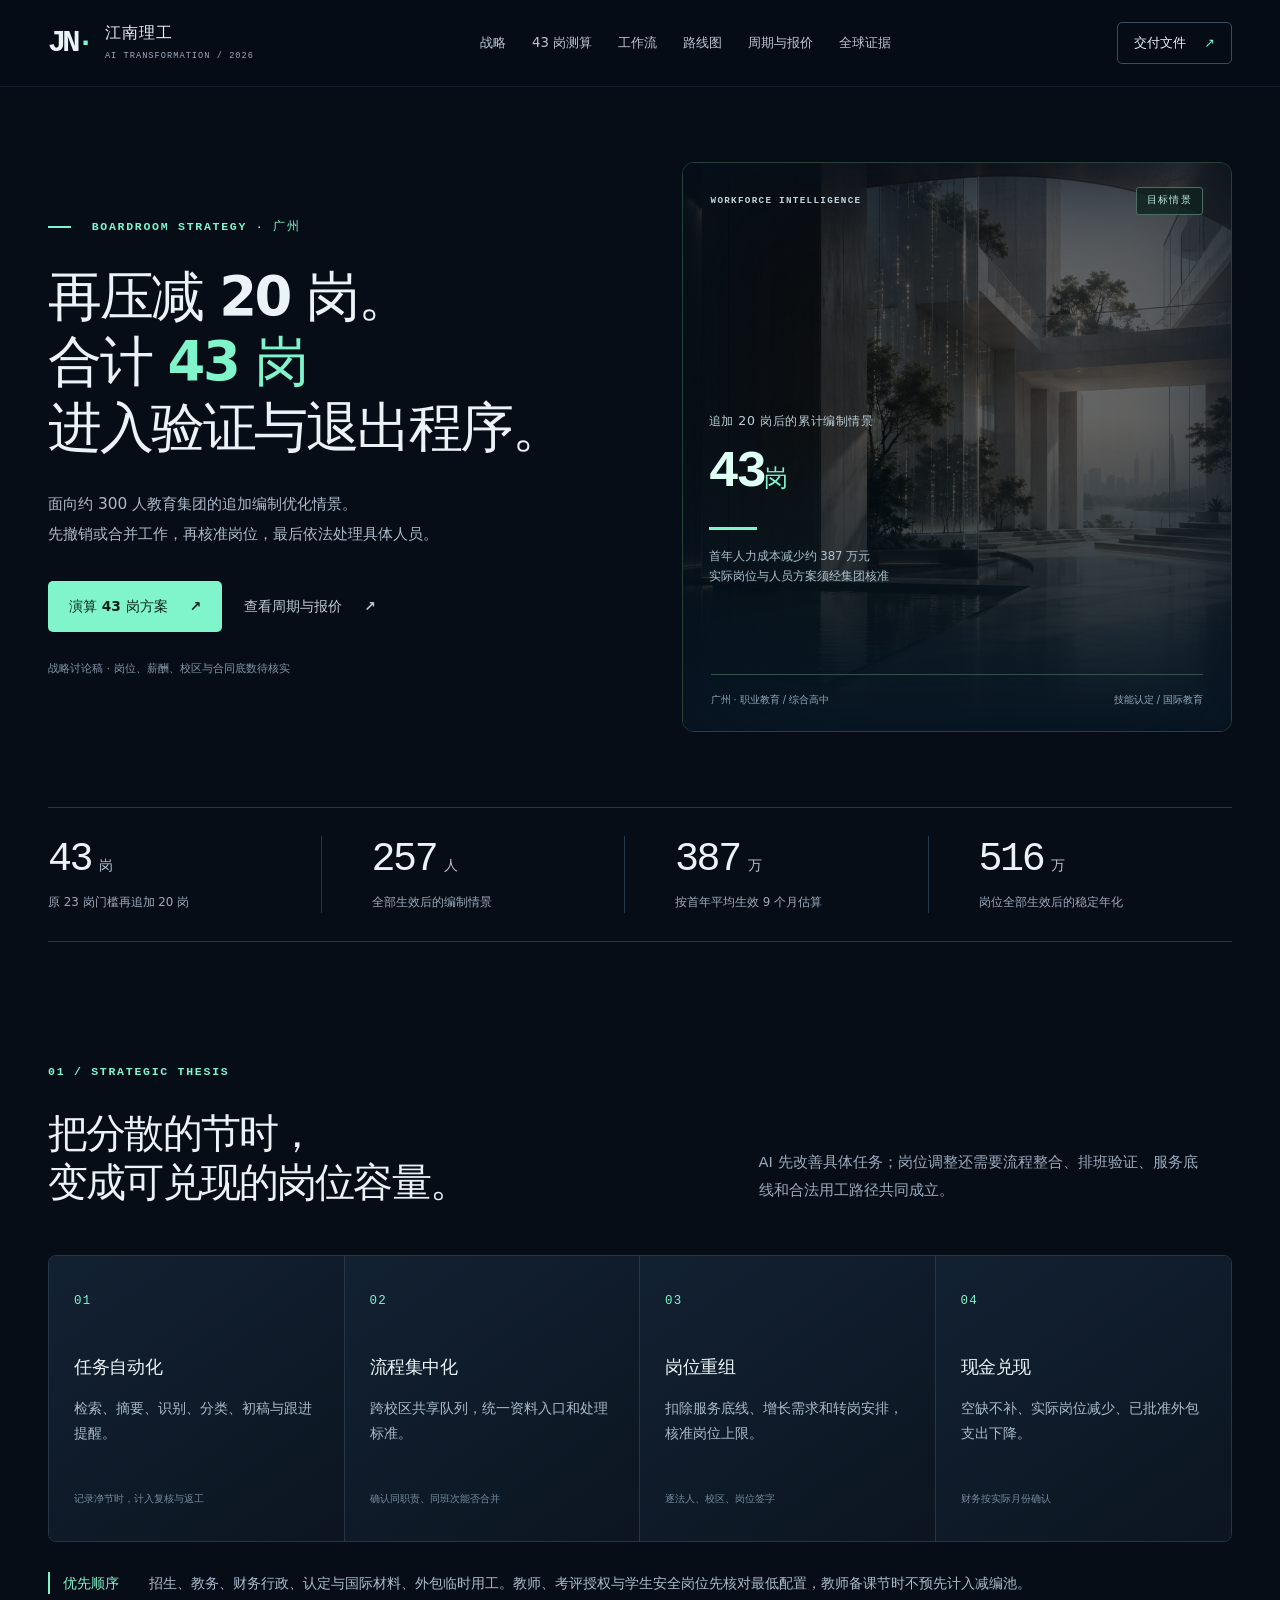
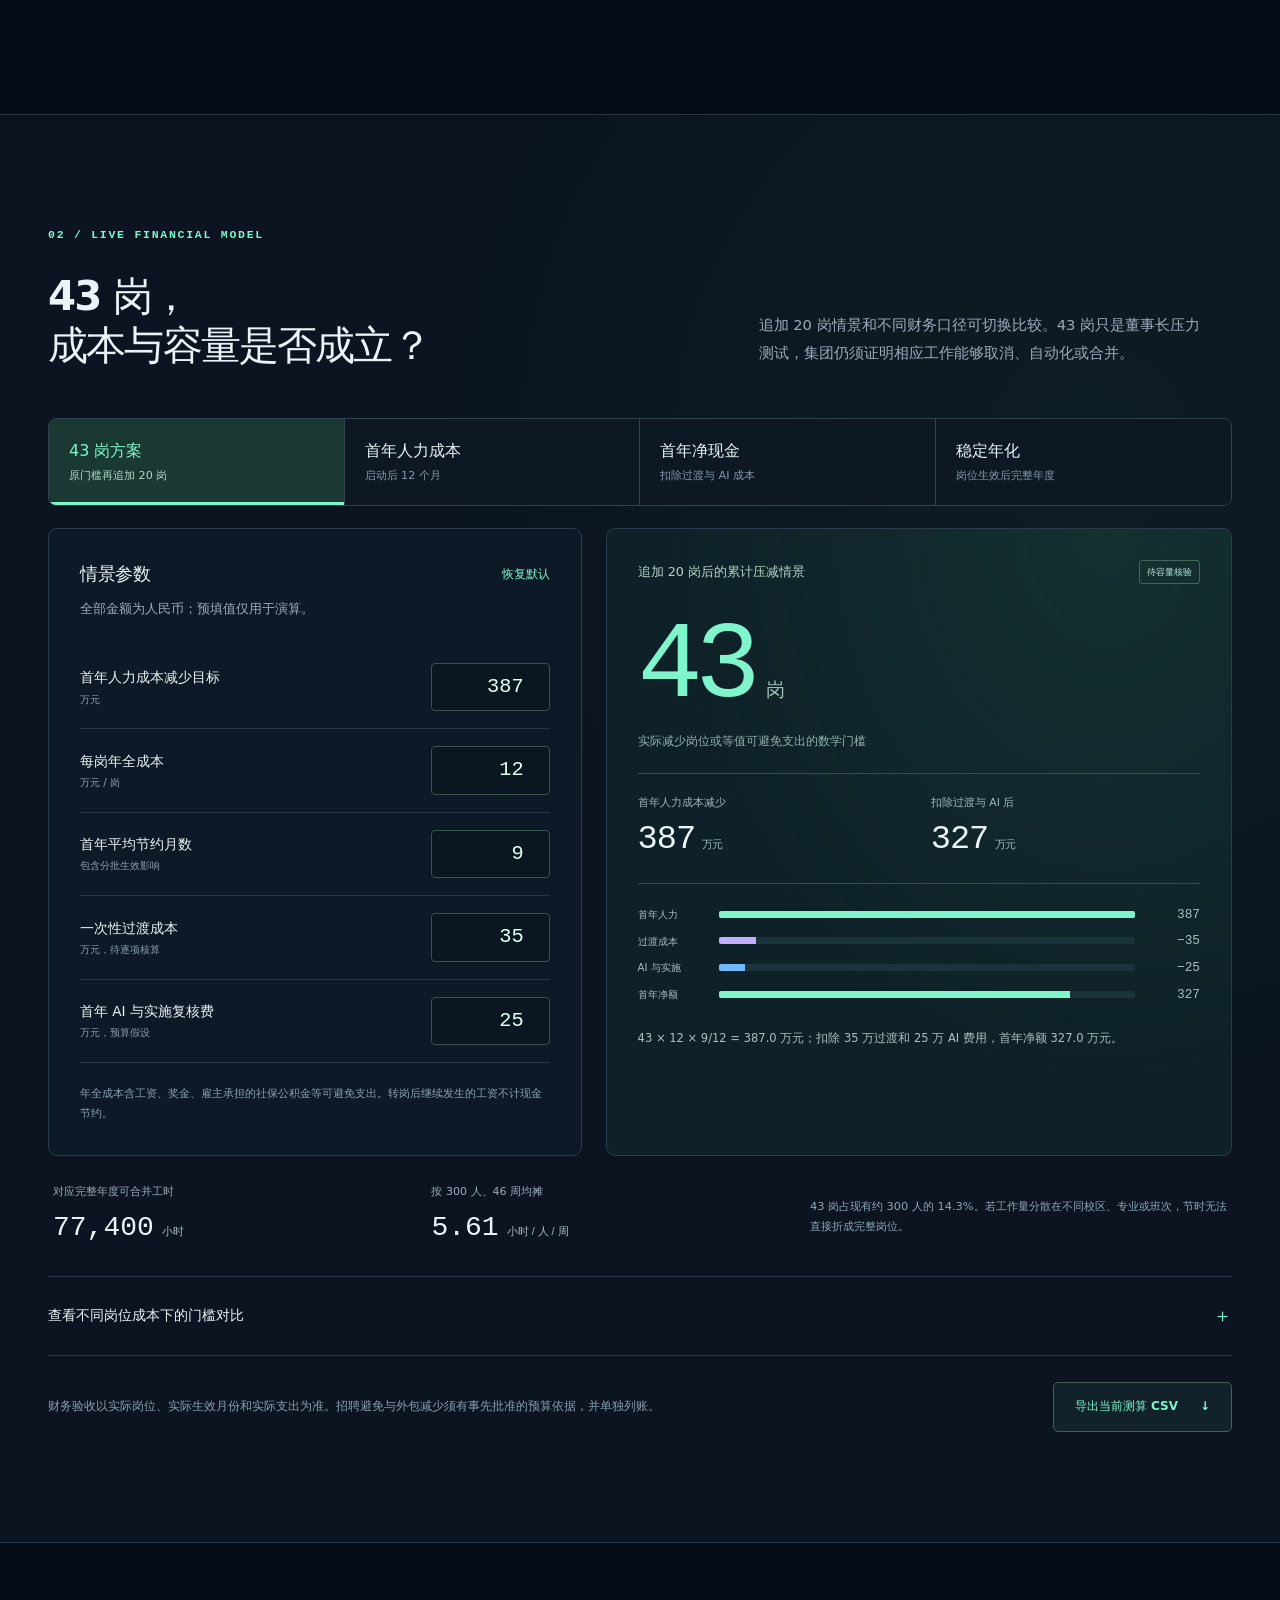
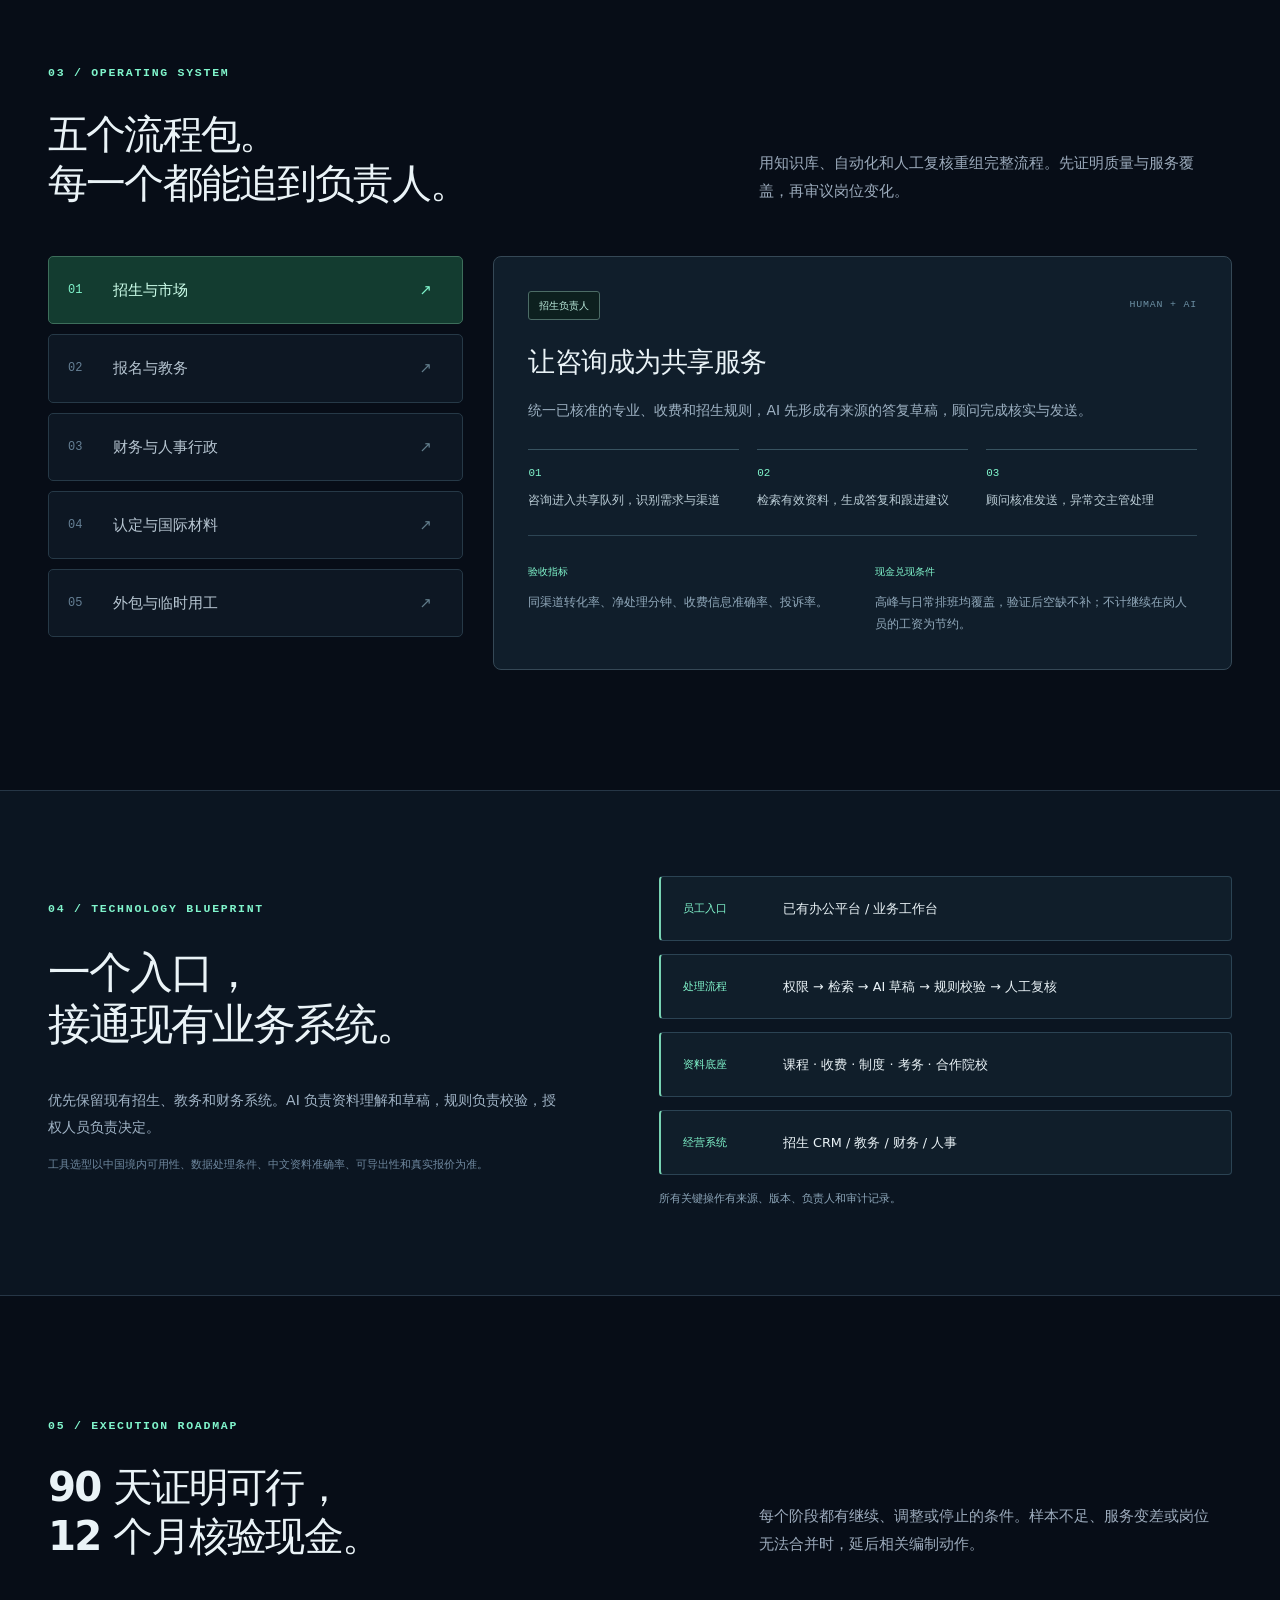
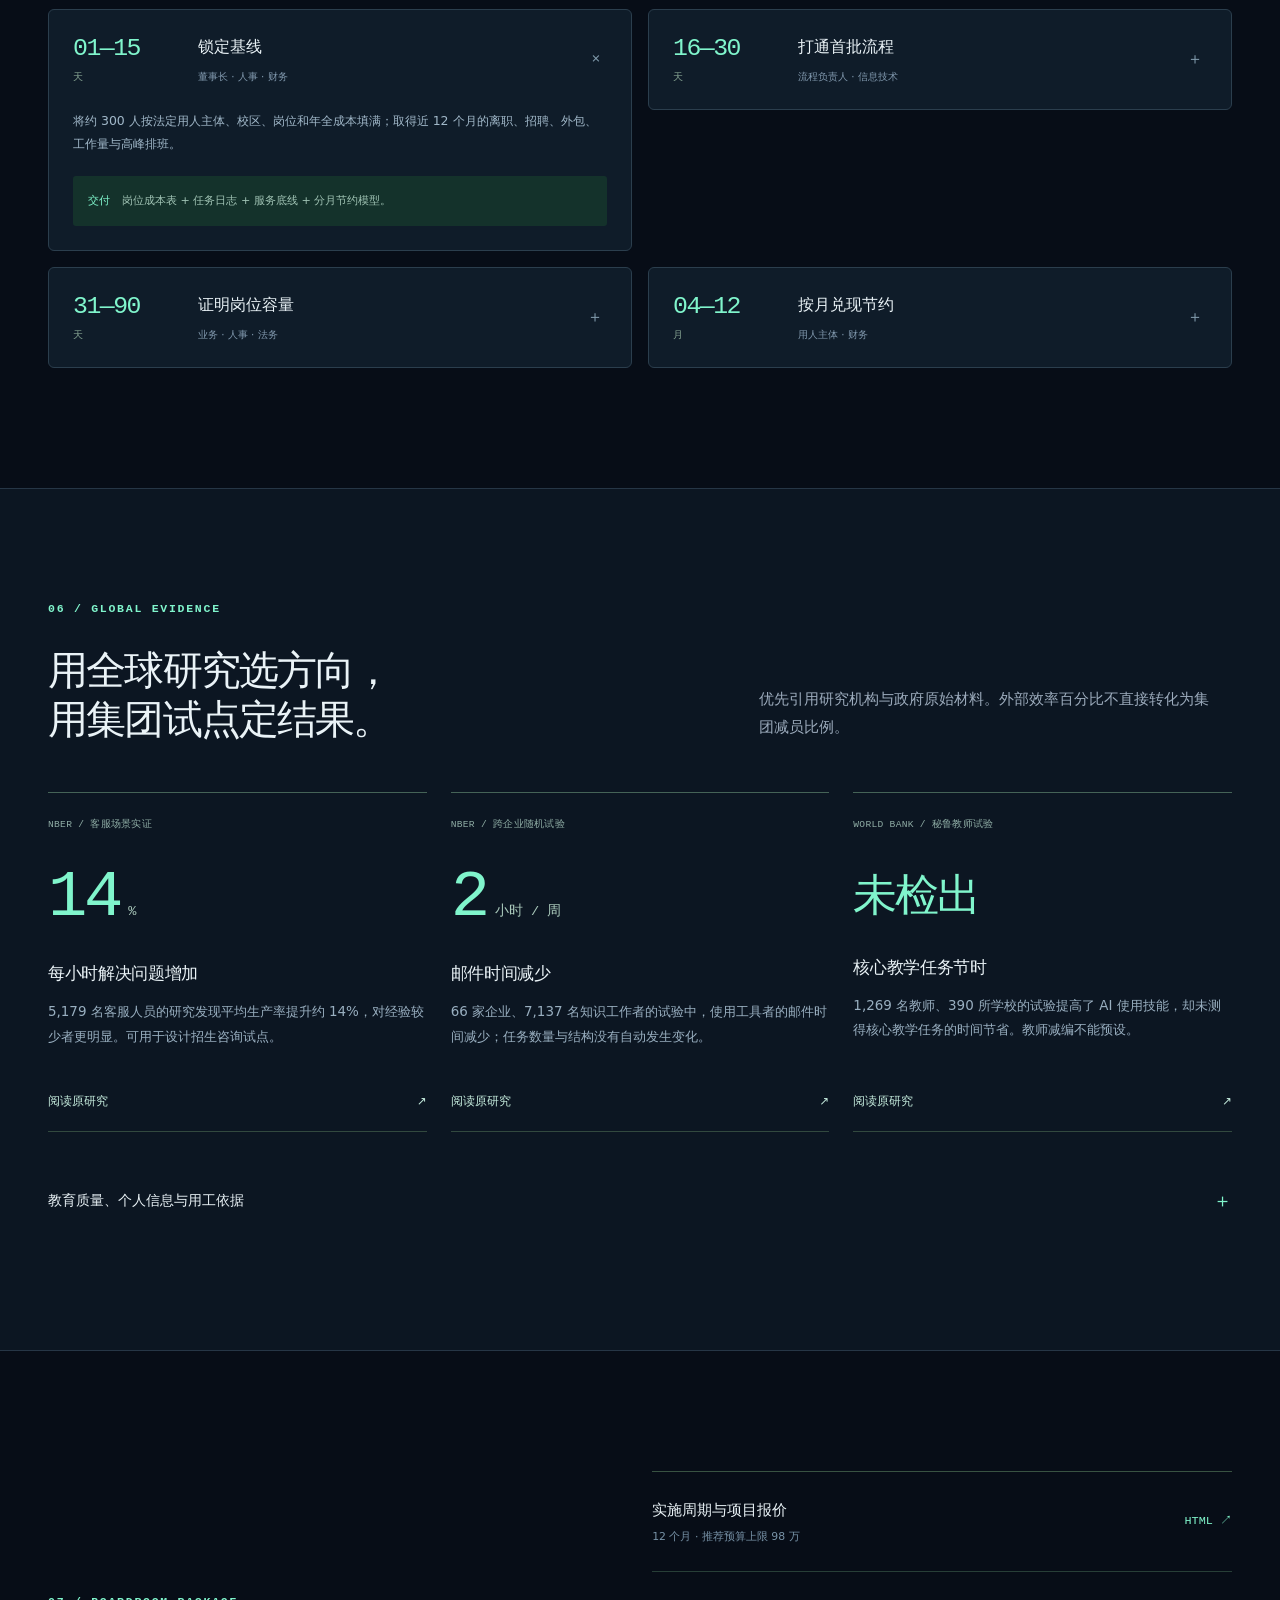
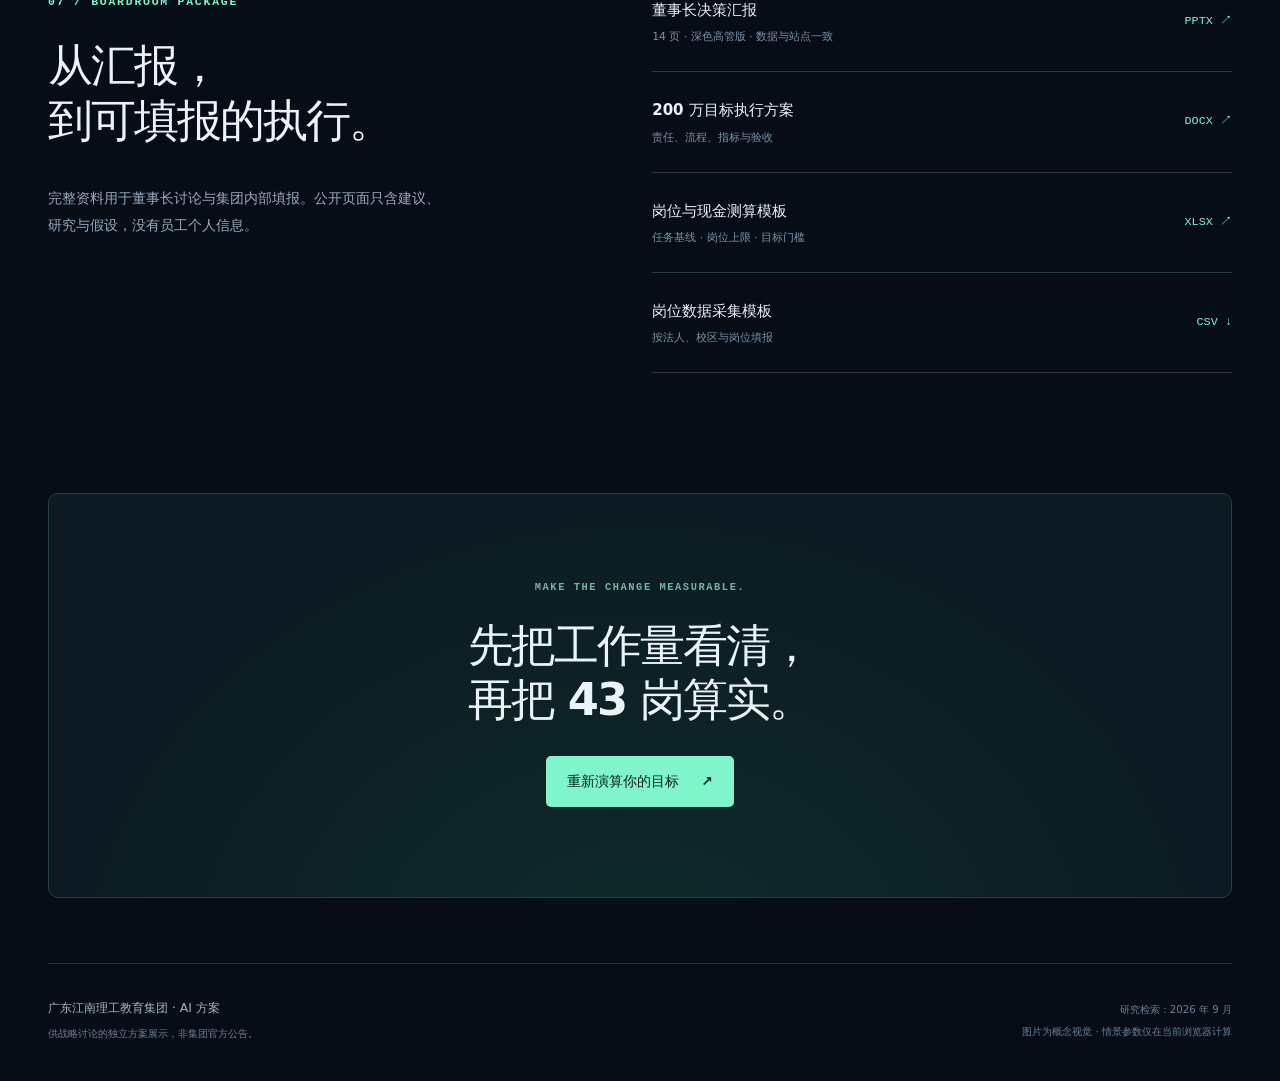
<file: index.html>
<!doctype html>
<html lang="zh-CN">
<head>
  <meta charset="utf-8">
  <meta name="viewport" content="width=device-width,initial-scale=1">
  <meta name="theme-color" content="#070d17">
  <meta name="description" content="广东江南理工教育集团 AI 人力成本优化方案。合计压减 43 岗情景，首年人力成本减少约 387 万元，含交互测算、工作流设计和岗位退出闸门。">
  <title>江南理工 · AI 编制优化 43 岗情景</title>
  <link rel="canonical" href="https://zhilin1719-hue.github.io/jiangnan-ai-workforce/">
  <link rel="icon" href="data:image/svg+xml,%3Csvg xmlns='http://www.w3.org/2000/svg' viewBox='0 0 64 64'%3E%3Crect width='64' height='64' rx='12' fill='%23070d17'/%3E%3Ctext x='32' y='43' font-family='Arial,sans-serif' font-size='26' font-weight='700' fill='%2380f5cc' text-anchor='middle'%3EJN%3C/text%3E%3C/svg%3E">
  <meta property="og:type" content="website">
  <meta property="og:site_name" content="江南理工 · AI 编制优化">
  <meta property="og:title" content="江南理工 · AI 编制优化 43 岗情景">
  <meta property="og:description" content="面向约 300 人教育集团的编制优化情景：43 岗、首年人力成本减少约 387 万元，含交互测算、工作流与退出闸门。">
  <meta property="og:url" content="https://zhilin1719-hue.github.io/jiangnan-ai-workforce/">
  <meta property="og:image" content="https://zhilin1719-hue.github.io/jiangnan-ai-workforce/education-future.jpg">
  <meta property="og:locale" content="zh_CN">
  <meta name="twitter:card" content="summary_large_image">
  <meta name="twitter:title" content="江南理工 · AI 编制优化 43 岗情景">
  <meta name="twitter:description" content="43 岗 · 首年人力成本减少约 387 万元 · 含交互测算与全球研究证据。">
  <meta name="twitter:image" content="https://zhilin1719-hue.github.io/jiangnan-ai-workforce/education-future.jpg">
  <link rel="preload" as="image" href="education-future.jpg" fetchpriority="high">
  <link rel="stylesheet" href="styles.css">
  <style>.model-tabs{grid-template-columns:repeat(4,1fr)}@media(max-width:640px){.model-tabs{grid-template-columns:1fr 1fr}}</style>
  <script src="app.js" defer></script>
  <script type="application/ld+json">{"@context":"https://schema.org","@type":"WebSite","name":"江南理工 · AI 编制优化 43 岗情景","description":"面向约 300 人教育集团的 AI 编制优化情景与交互测算","inLanguage":"zh-CN","url":"https://zhilin1719-hue.github.io/jiangnan-ai-workforce/"}</script>
</head>
<body>
<a class="skip" href="#main">跳到正文</a>
<header class="nav-shell">
 <nav class="nav wrap" aria-label="主导航">
  <a class="brand" href="#" aria-label="江南理工 AI 方案首页"><span class="brand-mark" aria-hidden="true">JN<span>·</span></span><span>江南理工<span class="brand-sub">AI TRANSFORMATION / 2026</span></span></a>
  <button class="menu-toggle" aria-expanded="false" aria-controls="nav-links">导航 <span aria-hidden="true">＋</span></button>
  <div class="nav-links" id="nav-links"><a href="#strategy">战略</a><a href="#calculator">43 岗测算</a><a href="#workflows">工作流</a><a href="#roadmap">路线图</a><a href="implementation.html">周期与报价</a><a href="#evidence">全球证据</a></div>
  <a class="nav-cta" href="#downloads">交付文件 <span aria-hidden="true">↗</span></a>
 </nav>
</header>
<main id="main">
 <section class="hero wrap">
  <div class="hero-copy">
   <p class="eyebrow"><span class="accent-line"></span> BOARDROOM STRATEGY · 广州</p>
   <h1>再压减 20 岗。<br>合计<span class="text-mint"> 43 岗</span><br>进入验证与退出程序。</h1>
   <p class="hero-description">面向约 300 人教育集团的追加编制优化情景。<br class="desktop">先撤销或合并工作，再核准岗位，最后依法处理具体人员。</p>
   <div class="hero-actions"><a class="button primary" href="#calculator">演算 43 岗方案 <span aria-hidden="true">↗</span></a><a class="button quiet" href="implementation.html">查看周期与报价 <span aria-hidden="true">↗</span></a></div>
   <p class="hero-disclosure">战略讨论稿 · 岗位、薪酬、校区与合同底数待核实</p>
  </div>
  <div class="hero-visual">
   <img src="education-future.jpg" alt="现代教育空间的概念视觉，并非集团真实校区" width="1672" height="941" fetchpriority="high">
   <div class="visual-shade"></div>
   <div class="visual-top"><span>WORKFORCE INTELLIGENCE</span><span class="outline-tag">目标情景</span></div>
   <div class="hero-number"><span class="label">追加 20 岗后的累计编制情景</span><div>43<small>岗</small></div><span class="mini-rule"></span><p>首年人力成本减少约 387 万元<br>实际岗位与人员方案须经集团核准</p></div>
   <div class="visual-bottom"><span>广州 · 职业教育 / 综合高中</span><span>技能认定 / 国际教育</span></div>
  </div>
 </section>
 <div class="wrap facts-strip"><div><b>43<span>岗</span></b><p>原 23 岗门槛再追加 20 岗</p></div><div><b>257<span>人</span></b><p>全部生效后的编制情景</p></div><div><b>387<span>万</span></b><p>按首年平均生效 9 个月估算</p></div><div><b>516<span>万</span></b><p>岗位全部生效后的稳定年化</p></div></div>

 <section id="strategy" class="section wrap">
  <div class="section-heading"><div><p class="eyebrow">01 / STRATEGIC THESIS</p><h2>把分散的节时，<br>变成可兑现的岗位容量。</h2></div><p>AI 先改善具体任务；岗位调整还需要流程整合、排班验证、服务底线和合法用工路径共同成立。</p></div>
  <div class="chain" aria-label="从任务到现金的四层路径">
   <article><span class="step-index">01</span><h3>任务自动化</h3><p>检索、摘要、识别、分类、初稿与跟进提醒。</p><small>记录净节时，计入复核与返工</small></article>
   <article><span class="step-index">02</span><h3>流程集中化</h3><p>跨校区共享队列，统一资料入口和处理标准。</p><small>确认同职责、同班次能否合并</small></article>
   <article><span class="step-index">03</span><h3>岗位重组</h3><p>扣除服务底线、增长需求和转岗安排，核准岗位上限。</p><small>逐法人、校区、岗位签字</small></article>
   <article><span class="step-index">04</span><h3>现金兑现</h3><p>空缺不补、实际岗位减少、已批准外包支出下降。</p><small>财务按实际月份确认</small></article>
  </div>
  <div class="strategy-note"><span class="note-label">优先顺序</span><p>招生、教务、财务行政、认定与国际材料、外包临时用工。教师、考评授权与学生安全岗位先核对最低配置，教师备课节时不预先计入减编池。</p></div>
 </section>

 <section class="calculator-section" id="calculator">
  <div class="wrap">
   <div class="section-heading"><div><p class="eyebrow">02 / LIVE FINANCIAL MODEL</p><h2>43 岗，<br>成本与容量是否成立？</h2></div><p>追加 20 岗情景和不同财务口径可切换比较。43 岗只是董事长压力测试，集团仍须证明相应工作能够取消、自动化或合并。</p></div>
   <div class="model-tabs" role="tablist" aria-label="目标计算口径"><button role="tab" aria-selected="true" id="mode-mandate" aria-controls="model-panel" data-mode="mandate">43 岗方案<span>原门槛再追加 20 岗</span></button><button role="tab" aria-selected="false" tabindex="-1" id="mode-payroll" aria-controls="model-panel" data-mode="payroll">首年人力成本<span>启动后 12 个月</span></button><button role="tab" aria-selected="false" tabindex="-1" id="mode-net" aria-controls="model-panel" data-mode="net">首年净现金<span>扣除过渡与 AI 成本</span></button><button role="tab" aria-selected="false" tabindex="-1" id="mode-annual" aria-controls="model-panel" data-mode="annual">稳定年化<span>岗位生效后完整年度</span></button></div>
   <div class="model-grid" id="model-panel" role="tabpanel" aria-labelledby="mode-payroll">
    <form class="model-inputs" onsubmit="return false">
     <div class="panel-heading"><h3>情景参数</h3><button class="text-button" id="reset-model" type="button">恢复默认</button></div>
     <p class="small muted">全部金额为人民币；预填值仅用于演算。</p>
     <label class="input-row" for="target"><span>首年人力成本减少目标<small>万元</small></span><input id="target" name="target" type="number" min="1" max="10000" step="1" value="387" inputmode="decimal"></label>
     <label class="input-row" for="salary"><span>每岗年全成本<small>万元 / 岗</small></span><input id="salary" name="salary" type="number" min="0.1" max="1000" step="0.1" value="12" inputmode="decimal"></label>
     <label class="input-row" for="months"><span>首年平均节约月数<small>包含分批生效影响</small></span><input id="months" name="months" type="number" min="1" max="12" step="0.5" value="9" inputmode="decimal"></label>
     <label class="input-row" for="transition"><span>一次性过渡成本<small>万元，待逐项核算</small></span><input id="transition" name="transition" type="number" min="0" max="10000" step="1" value="35" inputmode="decimal"></label>
     <label class="input-row" for="ai-cost"><span>首年 AI 与实施复核费<small>万元，预算假设</small></span><input id="ai-cost" name="aiCost" type="number" min="0" max="10000" step="1" value="25" inputmode="decimal"></label>
     <p class="input-explainer">年全成本含工资、奖金、雇主承担的社保公积金等可避免支出。转岗后继续发生的工资不计现金节约。</p>
    </form>
    <div class="model-results" aria-live="polite" aria-atomic="true">
     <div class="result-top"><span class="result-kicker" id="result-context">首年人力成本 · 数学门槛</span><span class="scenario-tag">待容量核验</span></div>
     <div class="roles-number"><span id="required-roles">43</span><small>岗</small></div>
     <p class="roles-caption" id="roles-caption">按当前假设，至少减少对应的可避免人力支出</p>
     <div class="result-stats"><div><span id="gross-label">首年人力成本减少</span><b id="gross-saving">207<span>万元</span></b></div><div><span id="net-label">扣除过渡与 AI 后</span><b id="net-saving">147<span>万元</span></b></div></div>
     <div class="cash-chart" aria-label="人力费用、过渡成本、AI成本及净节约比较"><div class="cash-row"><span id="chart-gross-label">人力减少</span><div class="bar-track"><i id="bar-gross" class="bar mint"></i></div><b id="bar-gross-value">207</b></div><div class="cash-row"><span>过渡成本</span><div class="bar-track"><i id="bar-transition" class="bar lavender"></i></div><b id="bar-transition-value">−35</b></div><div class="cash-row"><span>AI 与实施</span><div class="bar-track"><i id="bar-ai" class="bar blue"></i></div><b id="bar-ai-value">−25</b></div><div class="cash-row"><span id="chart-net-label">首年净额</span><div class="bar-track"><i id="bar-net" class="bar mint"></i></div><b id="bar-net-value">147</b></div></div>
     <p id="formula" class="formula">43 × 12 × 9/12 = 387 万元；扣除 35 万过渡和 25 万 AI 费用，首年净额 327 万元。</p>
    </div>
   </div>
   <div class="capacity-strip"><div><span>对应完整年度可合并工时</span><b id="capacity-hours">77,400<span>小时</span></b></div><div><span>按 300 人、46 周均摊</span><b id="weekly-hours">5.61<span>小时 / 人 / 周</span></b></div><p>43 岗占现有约 300 人的 14.3%。若工作量分散在不同校区、专业或班次，节时无法直接折成完整岗位。</p></div>
   <details class="sensitivity"><summary>查看不同岗位成本下的门槛对比 <span aria-hidden="true">＋</span></summary><div class="table-scroll"><table><caption>沿用当前节约月份及过渡、AI 费用假设</caption><thead><tr><th scope="col">年全成本</th><th scope="col">稳定年化人力减少</th><th scope="col">首年人力减少</th><th scope="col">首年净现金</th></tr></thead><tbody id="sensitivity-body"></tbody></table></div></details>
   <div class="model-bottom"><p>财务验收以实际岗位、实际生效月份和实际支出为准。招聘避免与外包减少须有事先批准的预算依据，并单独列账。</p><button class="button secondary" id="export-scenario" type="button">导出当前测算 CSV <span aria-hidden="true">↓</span></button></div>
  </div>
 </section>

 <section class="section wrap" id="workflows">
  <div class="section-heading"><div><p class="eyebrow">03 / OPERATING SYSTEM</p><h2>五个流程包。<br>每一个都能追到负责人。</h2></div><p>用知识库、自动化和人工复核重组完整流程。先证明质量与服务覆盖，再审议岗位变化。</p></div>
  <div class="workflow-layout"><div class="workflow-tabs" role="tablist" aria-label="业务流程" aria-orientation="vertical"><button role="tab" aria-selected="true" id="wf-admissions" aria-controls="workflow-panel" data-workflow="admissions"><span>01</span>招生与市场<b>↗</b></button><button role="tab" aria-selected="false" tabindex="-1" id="wf-academic" aria-controls="workflow-panel" data-workflow="academic"><span>02</span>报名与教务<b>↗</b></button><button role="tab" aria-selected="false" tabindex="-1" id="wf-admin" aria-controls="workflow-panel" data-workflow="admin"><span>03</span>财务与人事行政<b>↗</b></button><button role="tab" aria-selected="false" tabindex="-1" id="wf-credentials" aria-controls="workflow-panel" data-workflow="credentials"><span>04</span>认定与国际材料<b>↗</b></button><button role="tab" aria-selected="false" tabindex="-1" id="wf-contractors" aria-controls="workflow-panel" data-workflow="contractors"><span>05</span>外包与临时用工<b>↗</b></button></div>
   <article class="workflow-panel" id="workflow-panel" role="tabpanel" aria-labelledby="wf-admissions"><div class="workflow-title"><span class="outline-tag" id="workflow-tag">招生负责人</span><span class="mono">HUMAN + AI</span></div><h3 id="workflow-title">让咨询成为共享服务</h3><p id="workflow-description">统一已核准的专业、收费和招生规则，AI 先形成有来源的答复草稿，顾问完成核实与发送。</p><ol class="workflow-steps" id="workflow-steps"></ol><div class="workflow-bottom"><div><span>验收指标</span><p id="workflow-kpi"></p></div><div><span>现金兑现条件</span><p id="workflow-cash"></p></div></div></article>
  </div>
 </section>

 <section class="architecture-section"><div class="wrap architecture"><div><p class="eyebrow">04 / TECHNOLOGY BLUEPRINT</p><h2>一个入口，<br>接通现有业务系统。</h2><p>优先保留现有招生、教务和财务系统。AI 负责资料理解和草稿，规则负责校验，授权人员负责决定。</p><p class="small muted">工具选型以中国境内可用性、数据处理条件、中文资料准确率、可导出性和真实报价为准。</p></div><div class="architecture-stack"><div><span>员工入口</span><b>已有办公平台 / 业务工作台</b></div><div><span>处理流程</span><b>权限 → 检索 → AI 草稿 → 规则校验 → 人工复核</b></div><div><span>资料底座</span><b>课程 · 收费 · 制度 · 考务 · 合作院校</b></div><div><span>经营系统</span><b>招生 CRM / 教务 / 财务 / 人事</b></div><p>所有关键操作有来源、版本、负责人和审计记录。</p></div></div></section>

 <section class="section wrap" id="roadmap">
  <div class="section-heading"><div><p class="eyebrow">05 / EXECUTION ROADMAP</p><h2>90 天证明可行，<br>12 个月核验现金。</h2></div><p>每个阶段都有继续、调整或停止的条件。样本不足、服务变差或岗位无法合并时，延后相关编制动作。</p></div>
  <div class="timeline"><details open><summary><span class="period">01—15<small>天</small></span><span><b>锁定基线</b><small>董事长 · 人事 · 财务</small></span><i>＋</i></summary><p>将约 300 人按法定用人主体、校区、岗位和年全成本填满；取得近 12 个月的离职、招聘、外包、工作量与高峰排班。</p><div class="gate"><b>交付</b>岗位成本表 + 任务日志 + 服务底线 + 分月节约模型。</div></details><details><summary><span class="period">16—30<small>天</small></span><span><b>打通首批流程</b><small>流程负责人 · 信息技术</small></span><i>＋</i></summary><p>完成招生咨询、教务材料和行政共享三条流程；用历史案例测试、引用有效资料、设置异常转人工和停用入口。</p><div class="gate"><b>交付</b>受控知识库 + 流程操作卡 + 历史测试结果；再释放下一阶段预算。</div></details><details><summary><span class="period">31—90<small>天</small></span><span><b>证明岗位容量</b><small>业务 · 人事 · 法务</small></span><i>＋</i></summary><p>建议约 60 人参与对照试点，按相同渠道和任务类型比较净处理时间、差错、投诉和招生转化；计入复核和返工。</p><div class="gate"><b>闸门</b>连续稳定的质量与容量证据；关键收费、资格信息严重错误即暂停相关场景。</div></details><details><summary><span class="period">04—12<small>月</small></span><span><b>按月兑现节约</b><small>用人主体 · 财务</small></span><i>＋</i></summary><p>以经批准的空缺不补、招聘控制、共享排班、外包减少及依法处理的岗位方案逐步实施；转岗只记录去向，不虚计工资减少。</p><div class="gate"><b>验收</b>逐月人力支出桥；首年累计减少是否达 200 万，净现金与年化结果分别报告。</div></details></div>
 </section>

 <section class="evidence-section" id="evidence"><div class="wrap"><div class="section-heading"><div><p class="eyebrow">06 / GLOBAL EVIDENCE</p><h2>用全球研究选方向，<br>用集团试点定结果。</h2></div><p>优先引用研究机构与政府原始材料。外部效率百分比不直接转化为集团减员比例。</p></div><div class="evidence-grid"><article><span class="evidence-type">NBER / 客服场景实证</span><b class="evidence-value">14<span>%</span></b><h3>每小时解决问题增加</h3><p>5,179 名客服人员的研究发现平均生产率提升约 14%，对经验较少者更明显。可用于设计招生咨询试点。</p><a href="https://www.nber.org/papers/w31161" target="_blank" rel="noopener noreferrer">阅读原研究 <span>↗</span></a></article><article><span class="evidence-type">NBER / 跨企业随机试验</span><b class="evidence-value">2<span>小时 / 周</span></b><h3>邮件时间减少</h3><p>66 家企业、7,137 名知识工作者的试验中，使用工具者的邮件时间减少；任务数量与结构没有自动发生变化。</p><a href="https://www.nber.org/papers/w33795" target="_blank" rel="noopener noreferrer">阅读原研究 <span>↗</span></a></article><article><span class="evidence-type">WORLD BANK / 秘鲁教师试验</span><b class="evidence-value text-word">未检出</b><h3>核心教学任务节时</h3><p>1,269 名教师、390 所学校的试验提高了 AI 使用技能，却未测得核心教学任务的时间节省。教师减编不能预设。</p><a href="https://reproducibility.worldbank.org/catalog/608" target="_blank" rel="noopener noreferrer">阅读原研究 <span>↗</span></a></article></div>
  <details class="source-details"><summary>教育质量、个人信息与用工依据 <span>＋</span></summary><div class="source-grid"><a href="https://www.oecd.org/en/publications/results-from-talis-2024_90df6235-en/full-report/the-demands-of-teaching_0e941e2f.html" target="_blank" rel="noopener noreferrer">OECD · TALIS 2024 教师工作构成 ↗</a><a href="https://www.unesco.org/en/articles/guidance-generative-ai-education-and-research" target="_blank" rel="noopener noreferrer">UNESCO · 生成式 AI 教育指南 ↗</a><a href="https://www.mohrss.gov.cn/xxgk2020/fdzdgknr/zcfg/fl/202011/t20201102_394622_wap.html" target="_blank" rel="noopener noreferrer">人社部 · 劳动合同法 ↗</a><a href="https://www.moe.gov.cn/jyb_sjzl/sjzl_zcfg/zcfg_jyxzfg/202110/t20211029_575965.html" target="_blank" rel="noopener noreferrer">教育部 · 民办教育促进法实施条例 ↗</a><a href="https://www.cac.gov.cn/2021-08/20/c_1631050028355286.htm" target="_blank" rel="noopener noreferrer">中国网信网 · 个人信息保护法 ↗</a><a href="https://www.mohrss.gov.cn/xxgk2020/fdzdgknr/zcfg/gfxwj/rcrs/202312/t20231207_510180.html" target="_blank" rel="noopener noreferrer">人社部 · 技工院校设置标准 ↗</a></div><p>逐校核对教师资质、专任教师与安全覆盖要求；人员方案按具体用人主体审查适用条件、程序和补偿。学生与员工数据按用途、权限和保存期限管理。</p></details>
 </div></section>

 <section class="section wrap downloads" id="downloads"><div><p class="eyebrow">07 / BOARDROOM PACKAGE</p><h2>从汇报，<br>到可填报的执行。</h2><p>完整资料用于董事长讨论与集团内部填报。公开页面只含建议、研究与假设，没有员工个人信息。</p></div><div class="download-list"><a href="implementation.html"><span><b>实施周期与项目报价</b><small>12 个月 · 推荐预算上限 98 万</small></span><span class="file-type">HTML ↗</span></a><a href="board-deck-43.pptx" download><span><b>董事长决策汇报</b><small>14 页 · 深色高管版 · 数据与站点一致</small></span><span class="file-type">PPTX ↗</span></a><a href="execution-plan.docx" download><span><b>200 万目标执行方案</b><small>责任、流程、指标与验收</small></span><span class="file-type">DOCX ↗</span></a><a href="workforce-model.xlsx" download><span><b>岗位与现金测算模板</b><small>任务基线 · 岗位上限 · 目标门槛</small></span><span class="file-type">XLSX ↗</span></a><button type="button" id="download-baseline"><span><b>岗位数据采集模板</b><small>按法人、校区与岗位填报</small></span><span class="file-type">CSV ↓</span></button></div></section>
 <section class="closing wrap"><p class="eyebrow">MAKE THE CHANGE MEASURABLE.</p><h2>先把工作量看清，<br>再把 43 岗算实。</h2><a class="button primary" href="#calculator">重新演算你的目标 <span>↗</span></a></section>
</main>
<footer class="wrap footer"><div><b>广东江南理工教育集团 · AI 方案</b><p>供战略讨论的独立方案展示，非集团官方公告。</p></div><div><p>研究检索：2026 年 9 月</p><p>图片为概念视觉 · 情景参数仅在当前浏览器计算</p></div></footer>
<div class="toast" id="toast" role="status" aria-live="polite"></div>
</body>
</html>
</file>
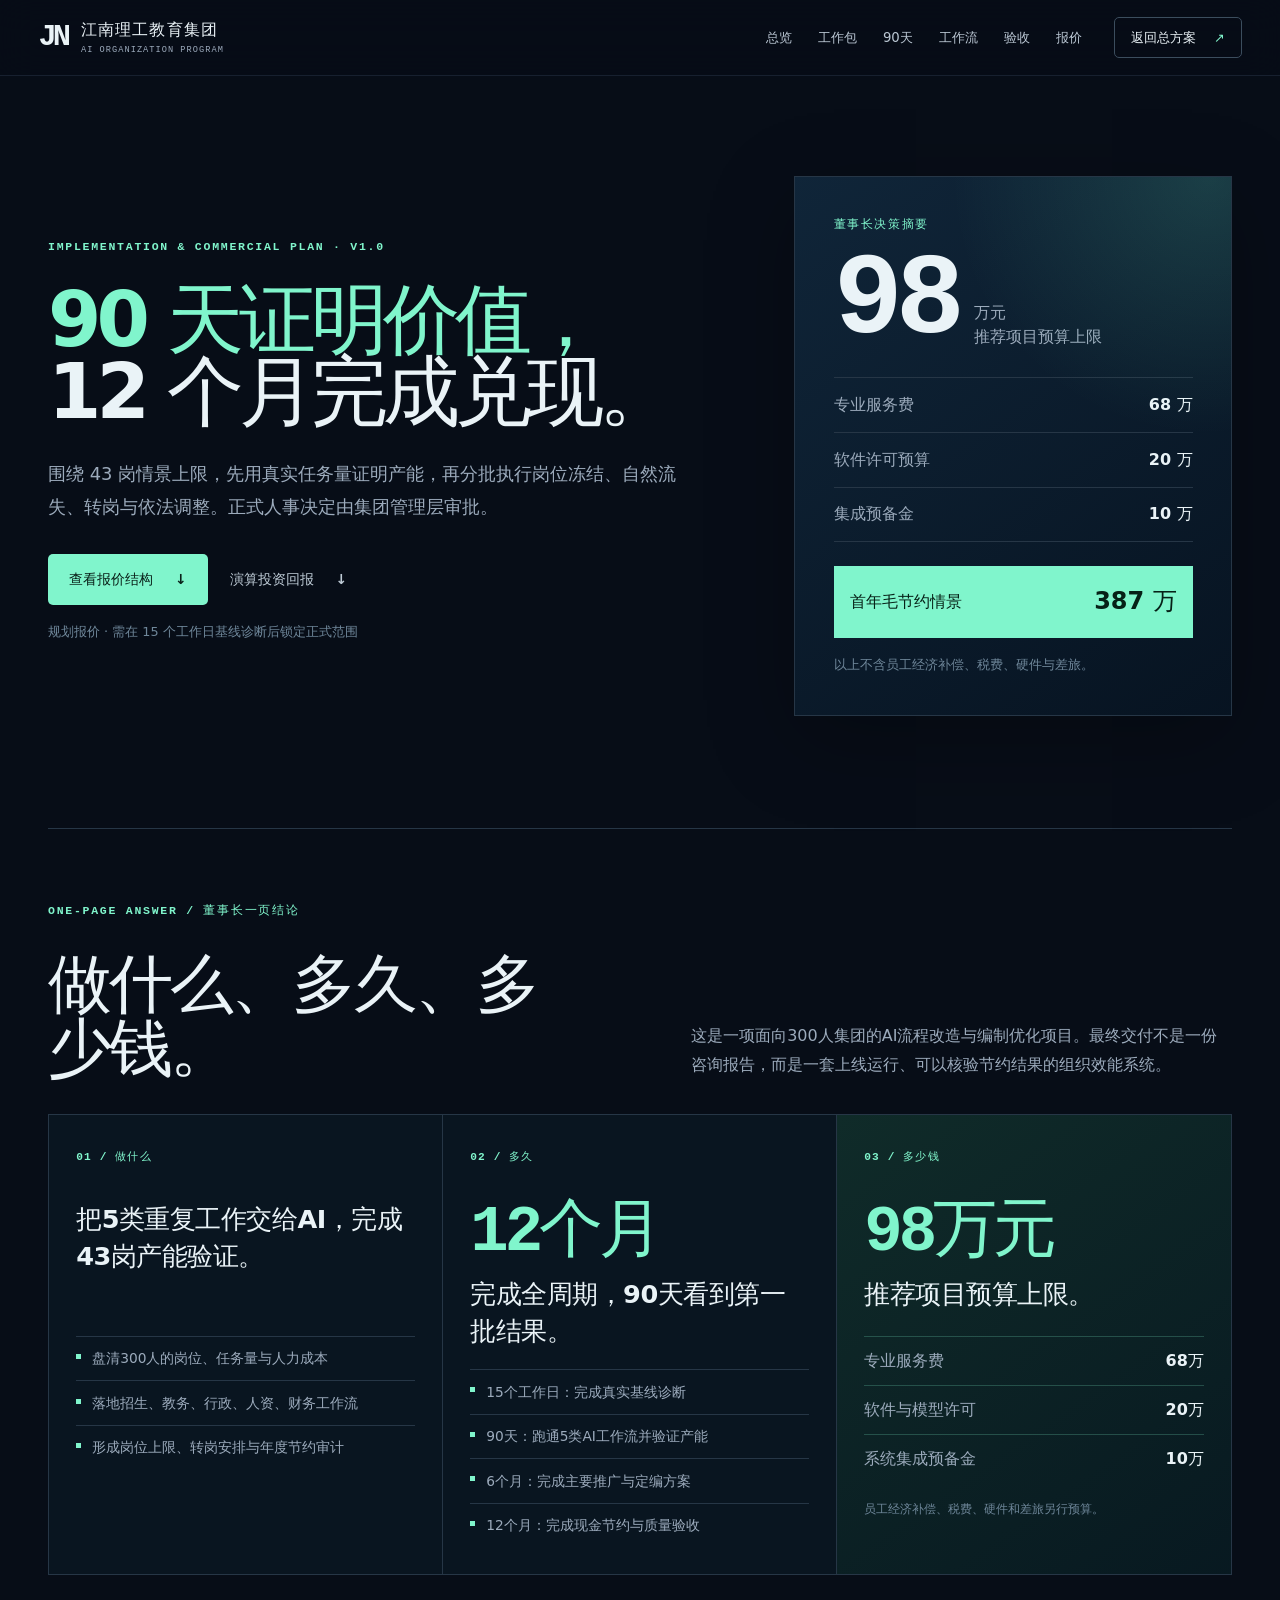
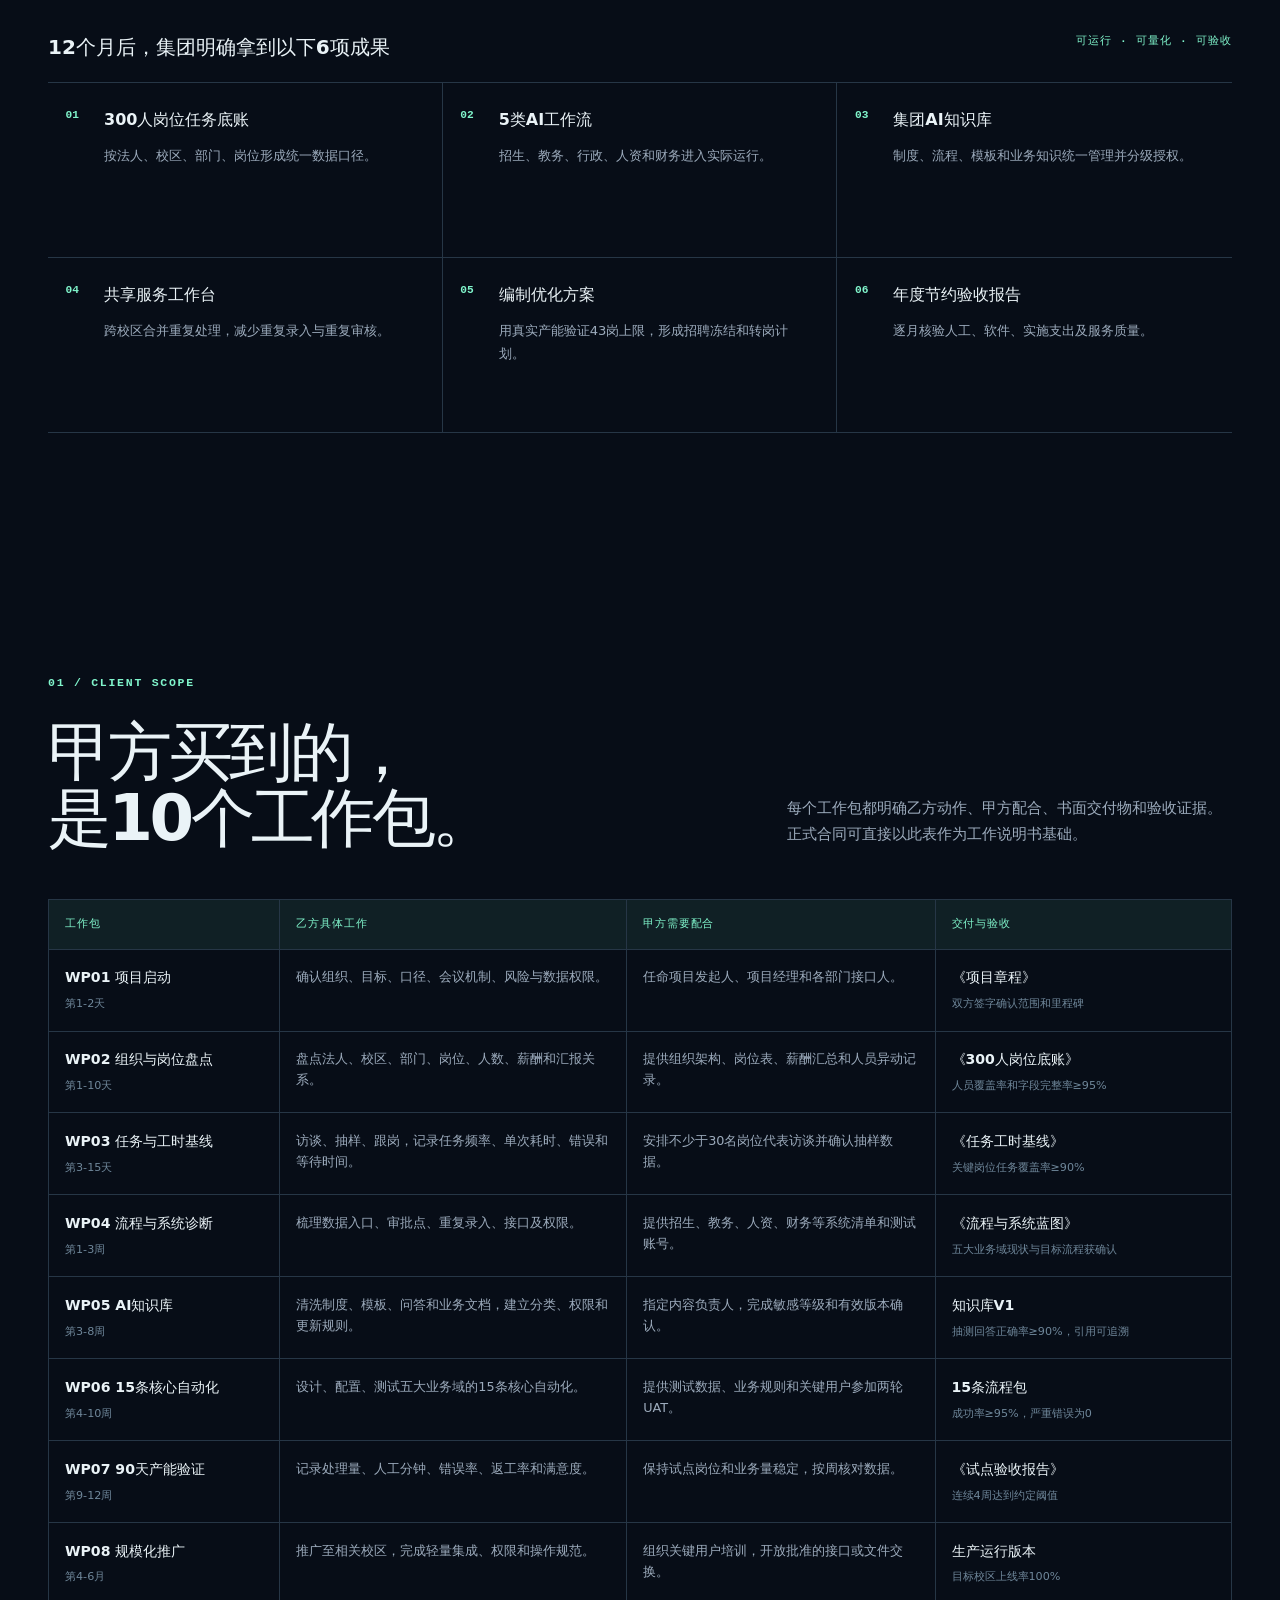
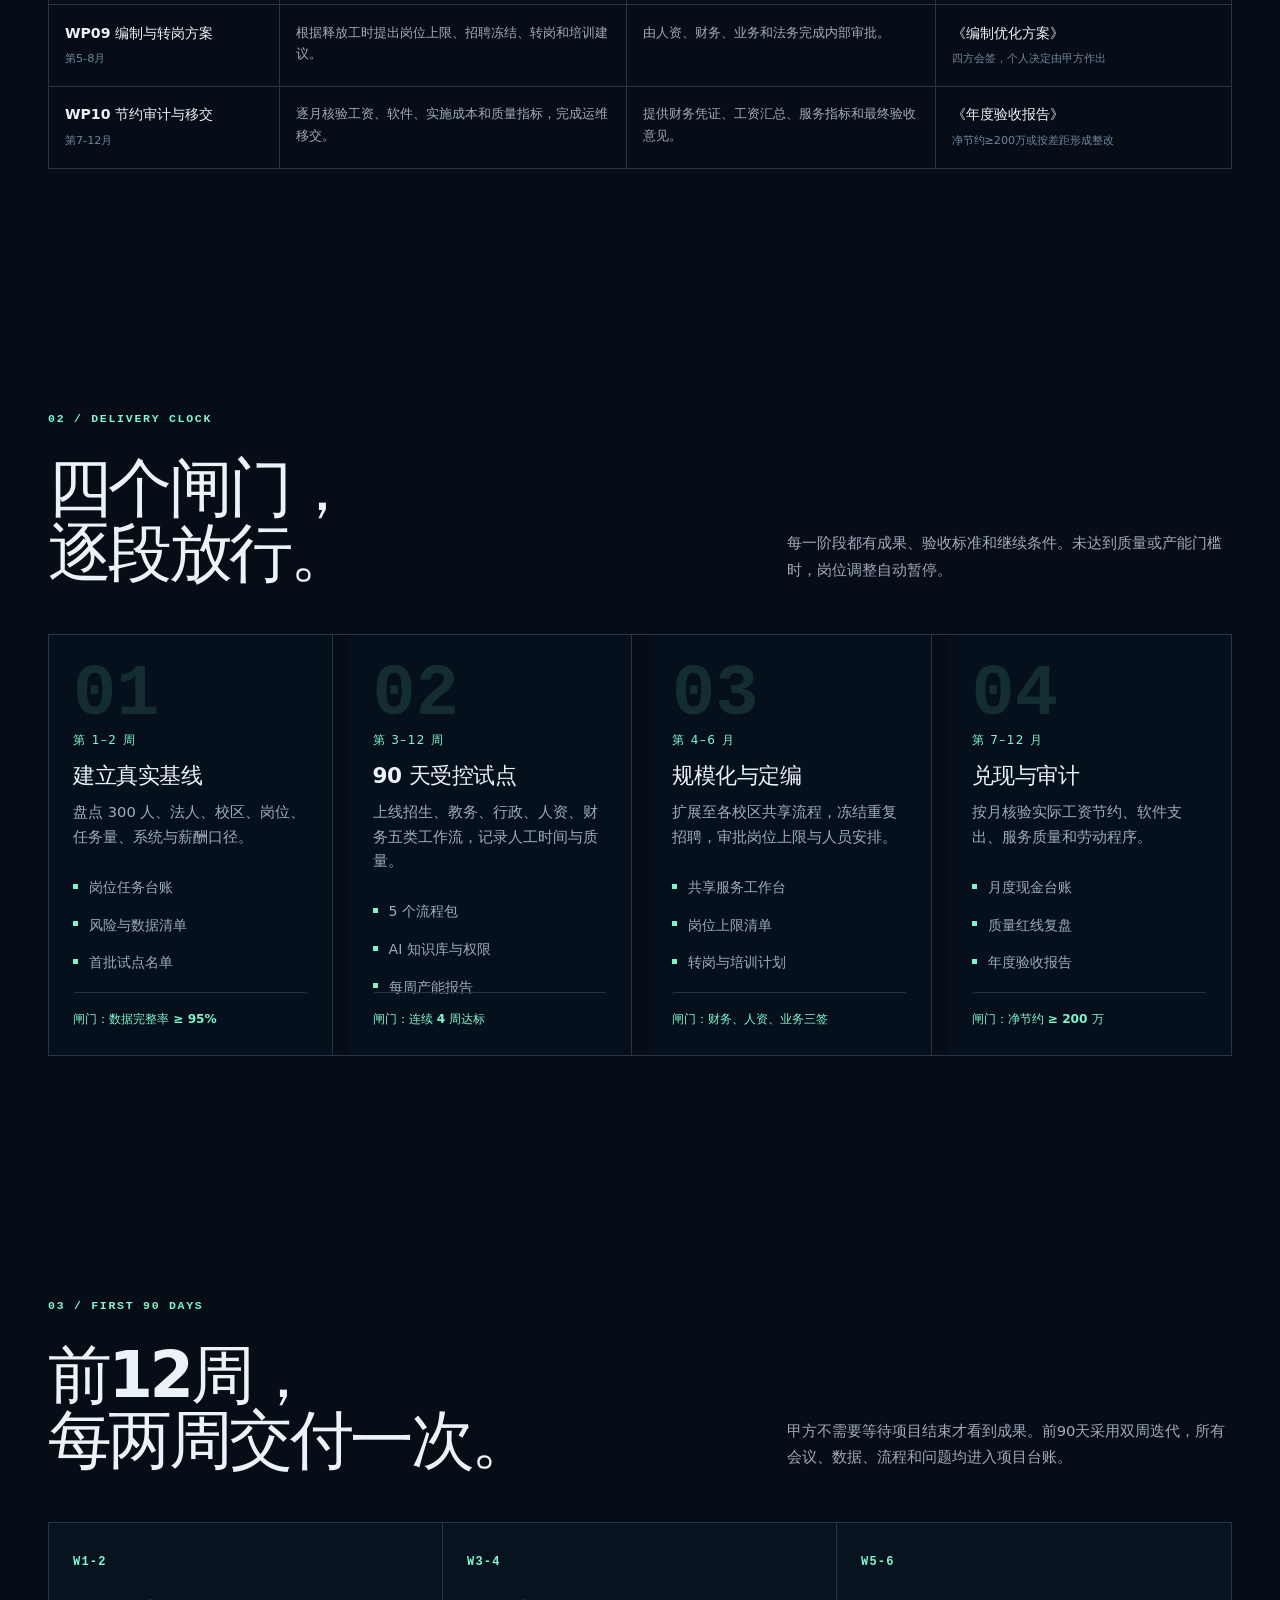
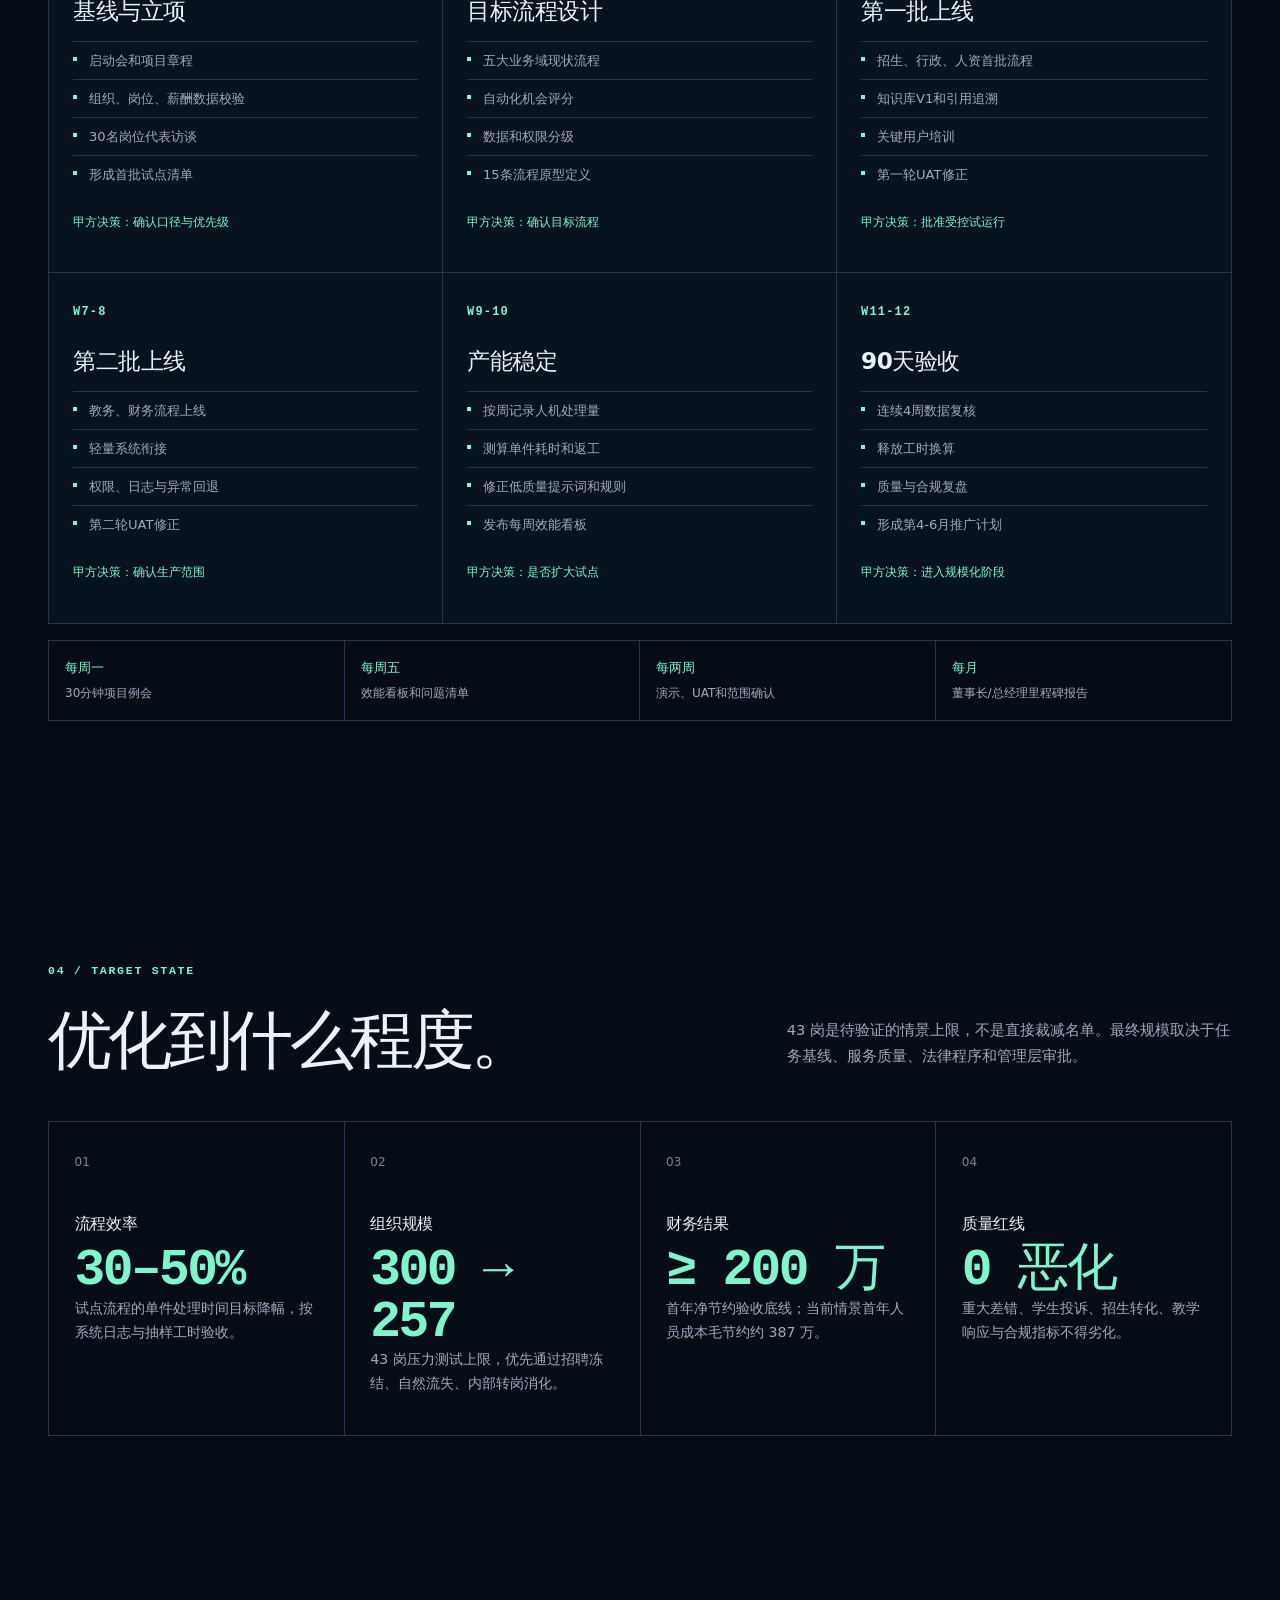
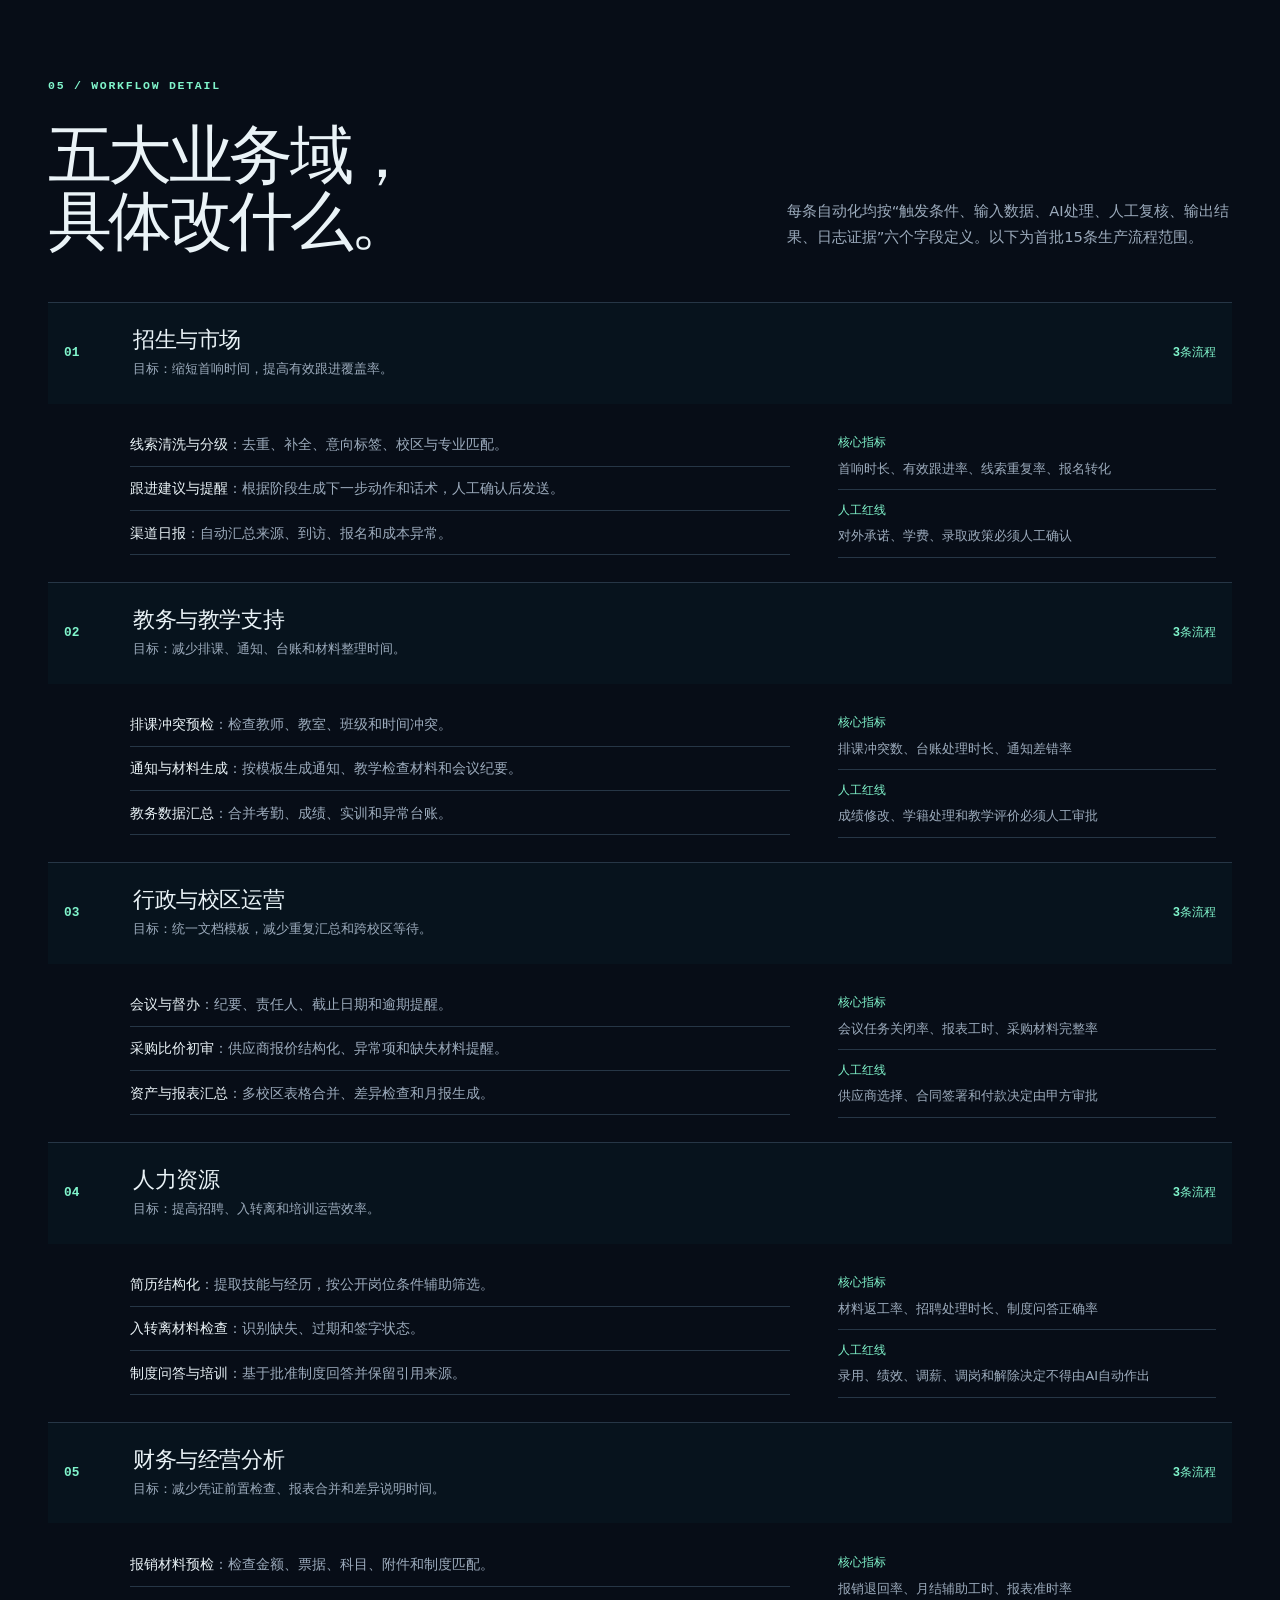
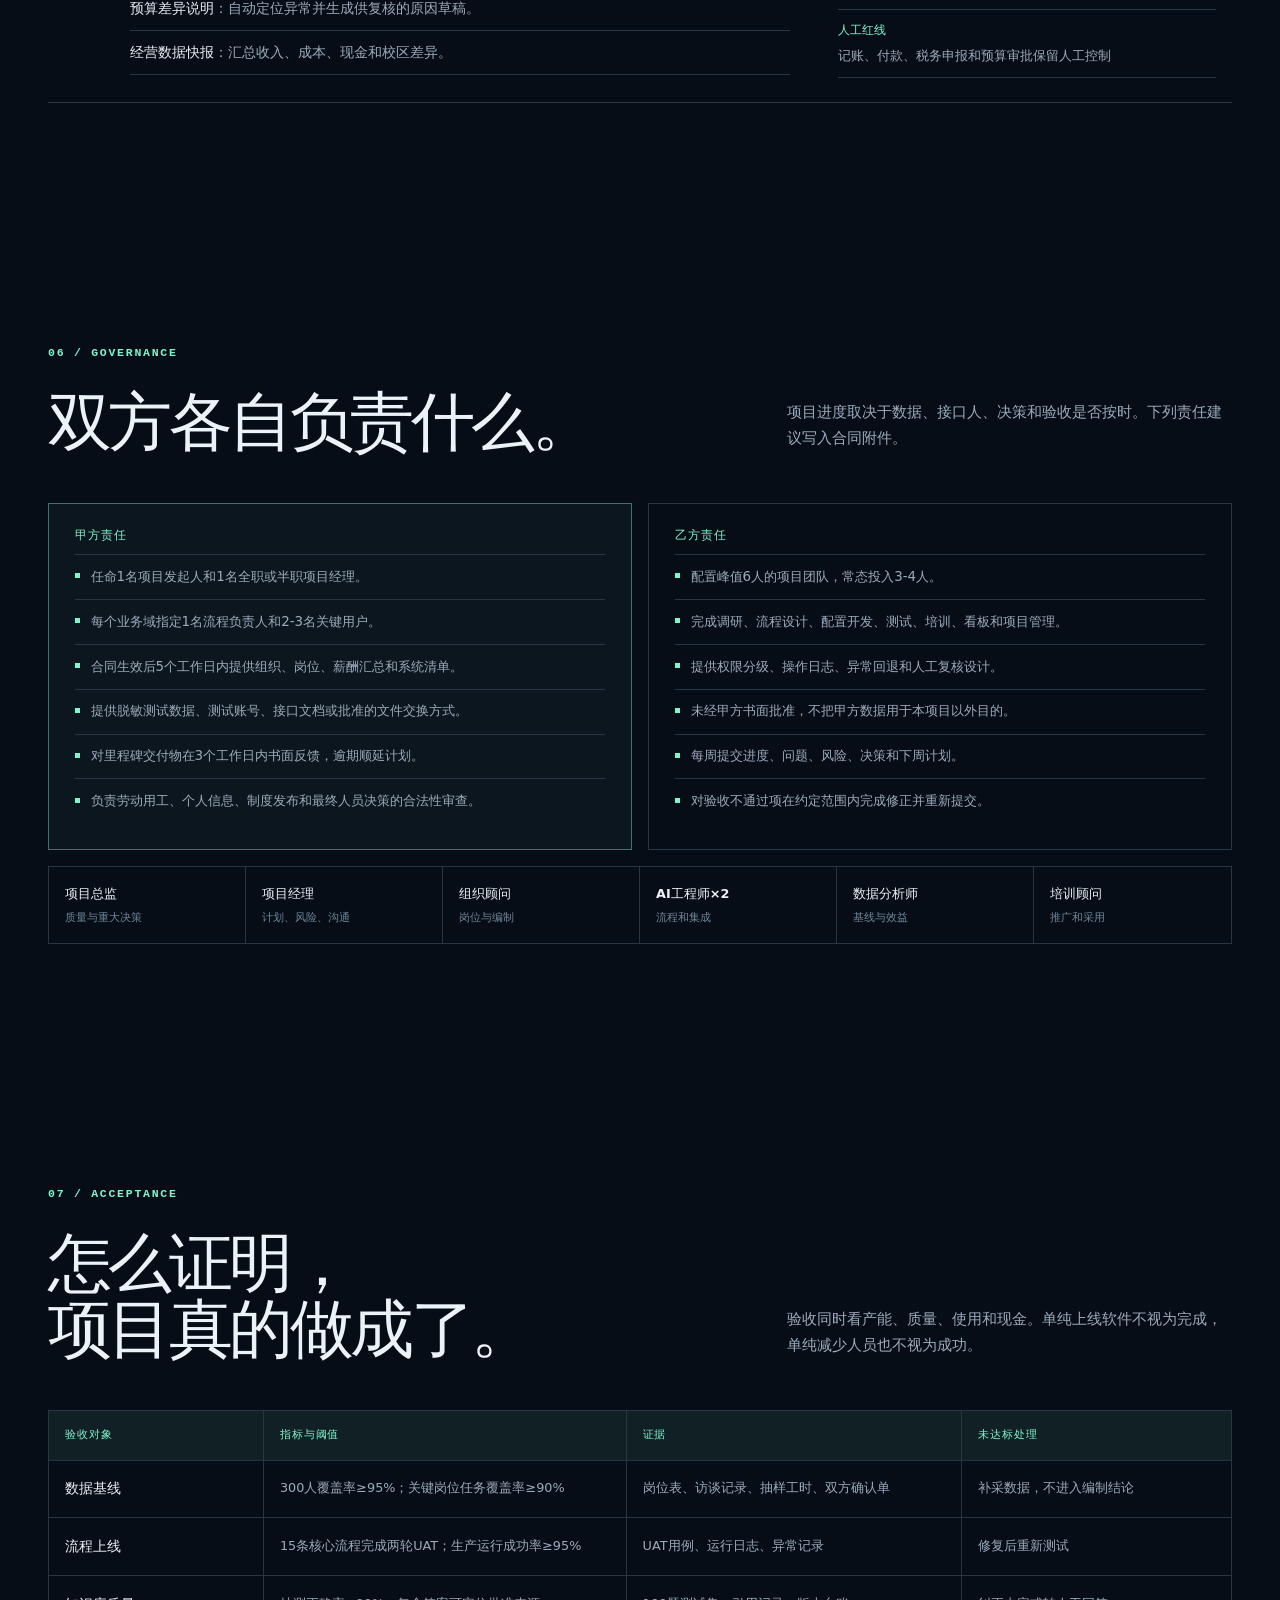
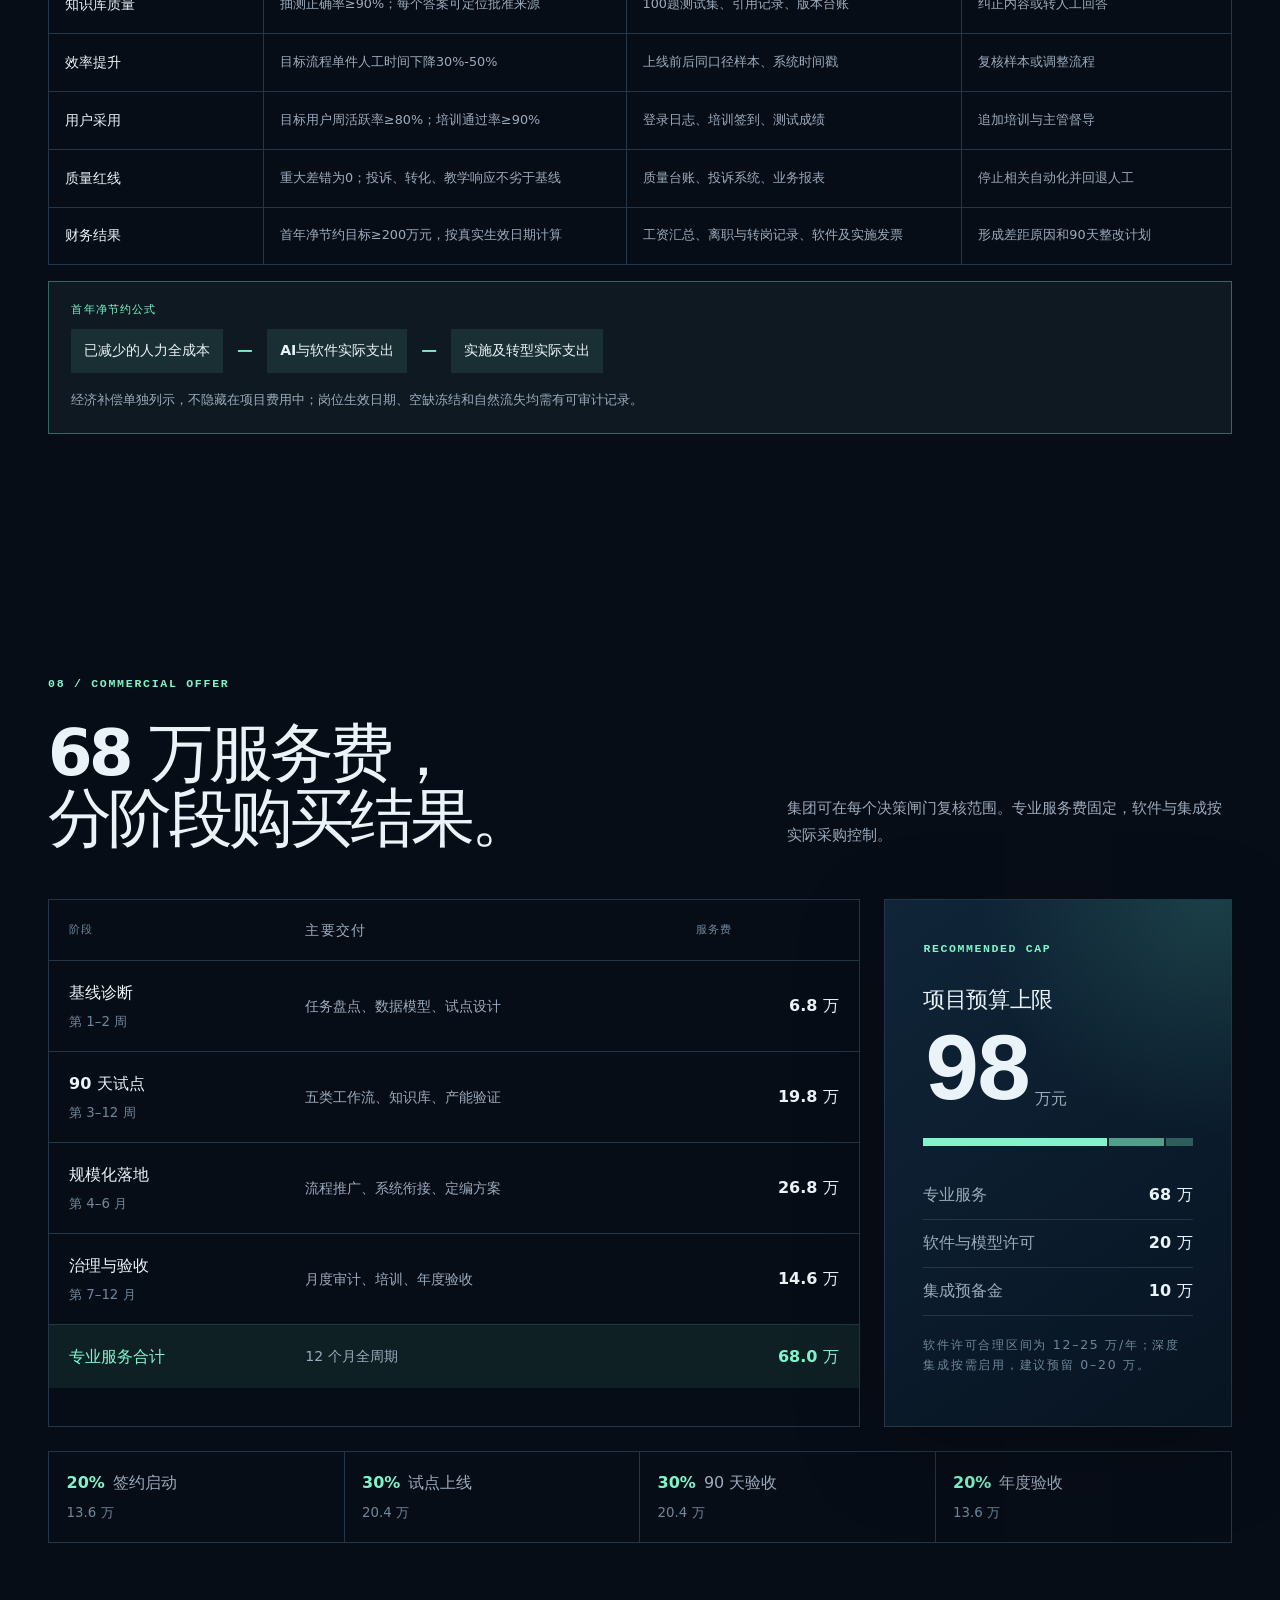
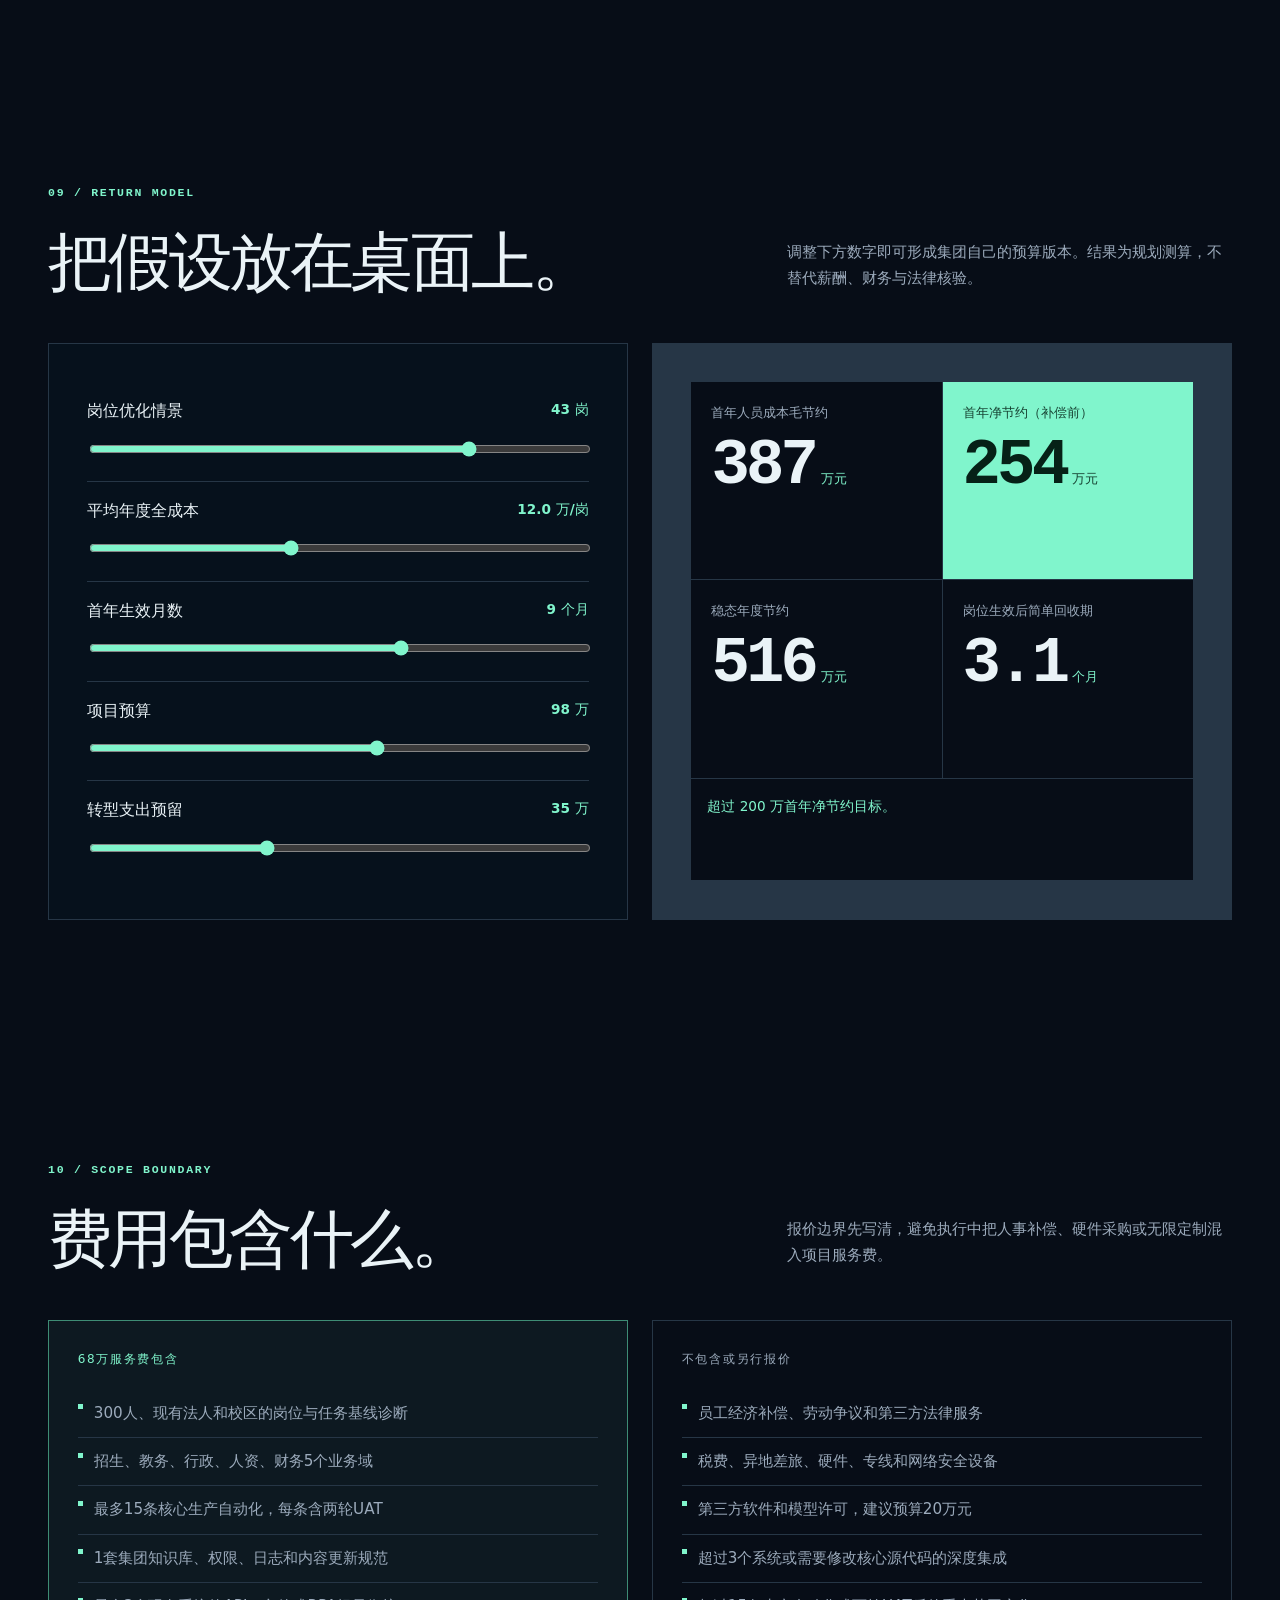
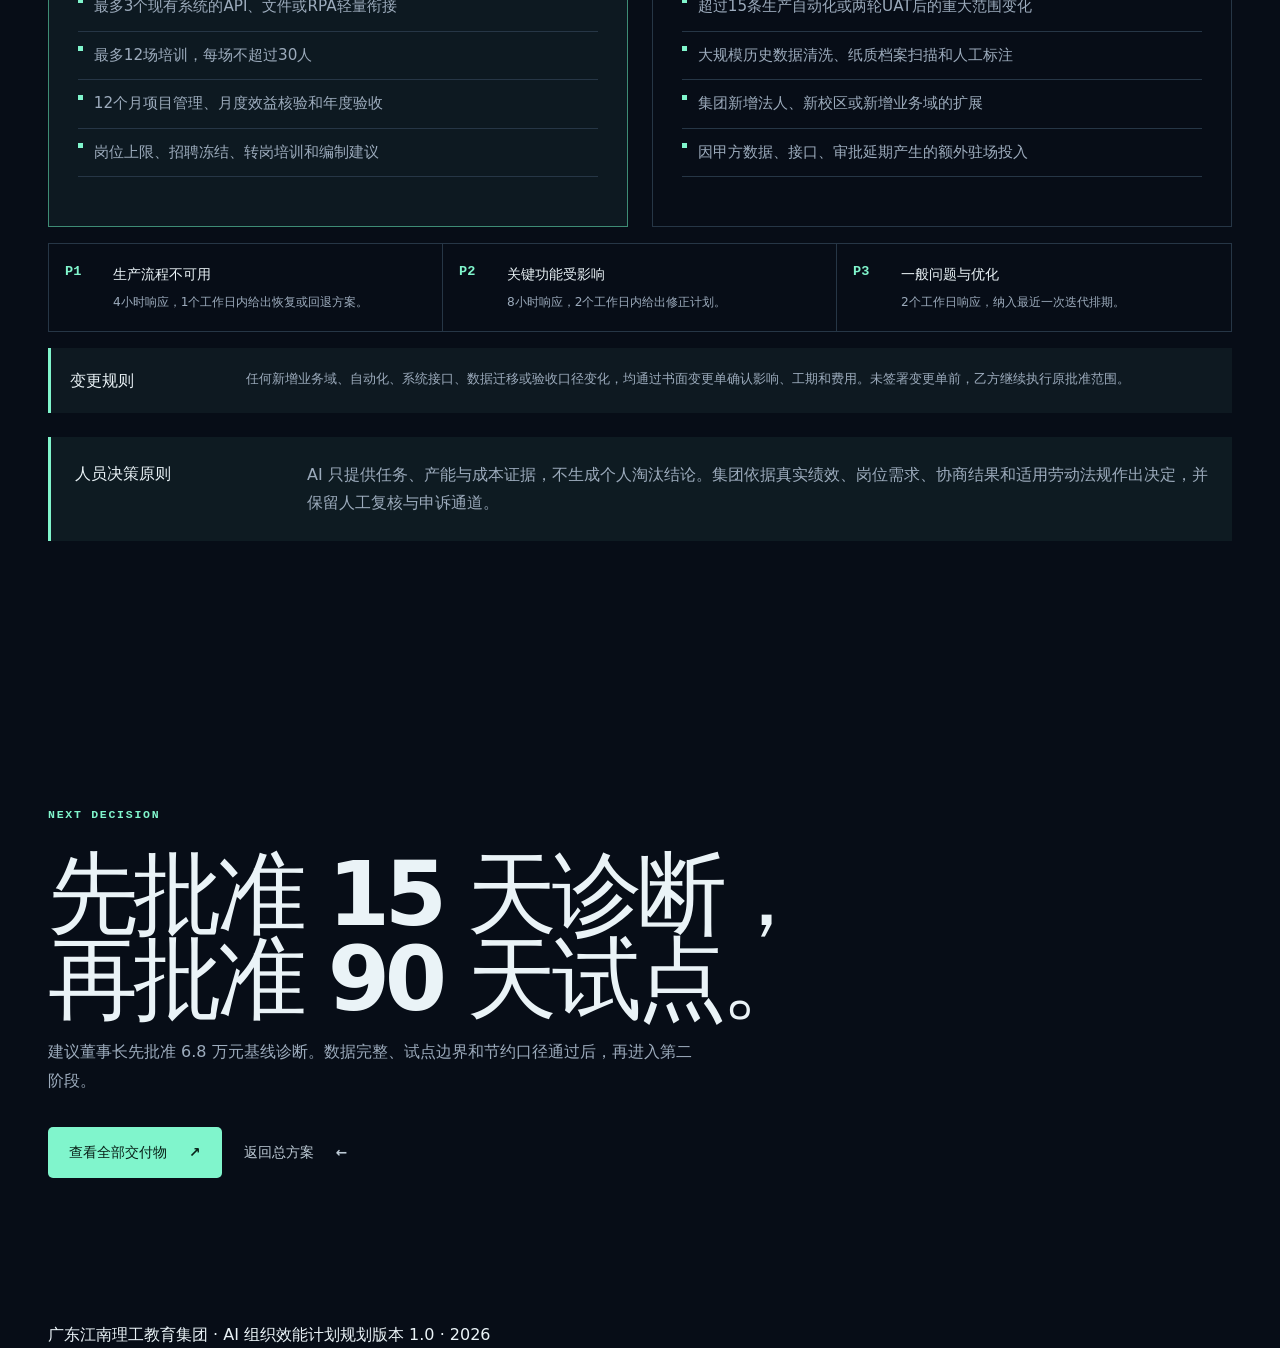
<file: implementation.html>
<!doctype html>
<html lang="zh-CN">
<head>
 <meta charset="utf-8">
 <meta name="viewport" content="width=device-width,initial-scale=1">
 <meta name="description" content="广东江南理工教育集团 AI 组织效能计划的实施周期、优化目标、项目报价与回报测算。">
 <title>实施周期与项目报价｜广东江南理工教育集团</title>
 <link rel="canonical" href="https://zhilin1719-hue.github.io/jiangnan-ai-workforce/implementation.html">
 <link rel="icon" href="data:image/svg+xml,%3Csvg xmlns='http://www.w3.org/2000/svg' viewBox='0 0 64 64'%3E%3Crect width='64' height='64' rx='12' fill='%23070d17'/%3E%3Ctext x='32' y='43' font-family='Arial,sans-serif' font-size='26' font-weight='700' fill='%2380f5cc' text-anchor='middle'%3EJN%3C/text%3E%3C/svg%3E">
 <meta property="og:type" content="website">
 <meta property="og:site_name" content="江南理工 · AI 编制优化">
 <meta property="og:title" content="实施周期与项目报价｜广东江南理工教育集团">
 <meta property="og:description" content="AI 组织效能计划：12 个月全周期、10 个工作包、68 万专业服务费与 98 万推荐预算上限，含回报测算。">
 <meta property="og:url" content="https://zhilin1719-hue.github.io/jiangnan-ai-workforce/implementation.html">
 <meta property="og:image" content="https://zhilin1719-hue.github.io/jiangnan-ai-workforce/education-future.jpg">
 <meta property="og:locale" content="zh_CN">
 <meta name="twitter:card" content="summary_large_image">
 <meta name="twitter:title" content="实施周期与项目报价｜广东江南理工教育集团">
 <meta name="twitter:description" content="90 天证明价值，12 个月完成兑现。68 万服务费分阶段购买结果。">
 <link rel="stylesheet" href="styles.css">
 <link rel="stylesheet" href="implementation.css">
 <link rel="stylesheet" href="implementation-fixes.css">
</head>
<body>
 <div class="noise" aria-hidden="true"></div>
 <header class="site-header">
  <a class="brand" href="index.html" aria-label="返回方案首页"><span class="brand-mark">JN</span><span><b>江南理工教育集团</b><small>AI ORGANIZATION PROGRAM</small></span></a>
  <button class="menu-toggle" aria-expanded="false" aria-controls="nav-links">导航 <span aria-hidden="true">＋</span></button>
  <nav class="nav-links" id="nav-links" aria-label="页面导航"><a href="#answer">总览</a><a href="#workplan">工作包</a><a href="#weekplan">90天</a><a href="#workflow-detail">工作流</a><a href="#acceptance">验收</a><a href="#pricing">报价</a></nav>
  <a class="header-cta" href="index.html">返回总方案 <span aria-hidden="true">↗</span></a>
 </header>

 <main>
  <section class="quote-hero wrap">
   <div class="quote-copy">
    <p class="eyebrow">IMPLEMENTATION &amp; COMMERCIAL PLAN · V1.0</p>
    <h1><span>90 天证明价值，</span><br>12 个月完成兑现。</h1>
    <p class="lead">围绕 43 岗情景上限，先用真实任务量证明产能，再分批执行岗位冻结、自然流失、转岗与依法调整。正式人事决定由集团管理层审批。</p>
    <div class="hero-actions"><a class="button primary" href="#pricing">查看报价结构 <span aria-hidden="true">↓</span></a><a class="button quiet" href="#returns">演算投资回报 <span aria-hidden="true">↓</span></a></div>
    <p class="assumption">规划报价 · 需在 15 个工作日基线诊断后锁定正式范围</p>
   </div>
   <aside class="decision-card" aria-label="董事长决策摘要">
    <p>董事长决策摘要</p>
    <div class="decision-number"><strong>98</strong><span>万元<br>推荐项目预算上限</span></div>
    <dl><div><dt>专业服务费</dt><dd>68 万</dd></div><div><dt>软件许可预算</dt><dd>20 万</dd></div><div><dt>集成预备金</dt><dd>10 万</dd></div></dl>
    <div class="decision-strip"><span>首年毛节约情景</span><b>387 万</b></div>
    <small>以上不含员工经济补偿、税费、硬件与差旅。</small>
   </aside>
  </section>

  <section class="answer-section wrap" id="answer">
   <div class="answer-heading"><p class="eyebrow">ONE-PAGE ANSWER / 董事长一页结论</p><h2>做什么、多久、多少钱。</h2><p>这是一项面向300人集团的AI流程改造与编制优化项目。最终交付不是一份咨询报告，而是一套上线运行、可以核验节约结果的组织效能系统。</p></div>
   <div class="answer-grid">
    <article class="answer-card"><span>01 / 做什么</span><h3>把5类重复工作交给AI，完成43岗产能验证。</h3><ul><li>盘清300人的岗位、任务量与人力成本</li><li>落地招生、教务、行政、人资、财务工作流</li><li>形成岗位上限、转岗安排与年度节约审计</li></ul></article>
    <article class="answer-card"><span>02 / 多久</span><h3><b>12个月</b>完成全周期，90天看到第一批结果。</h3><ul><li>15个工作日：完成真实基线诊断</li><li>90天：跑通5类AI工作流并验证产能</li><li>6个月：完成主要推广与定编方案</li><li>12个月：完成现金节约与质量验收</li></ul></article>
    <article class="answer-card cost"><span>03 / 多少钱</span><h3><b>98万元</b>推荐项目预算上限。</h3><dl><div><dt>专业服务费</dt><dd>68万</dd></div><div><dt>软件与模型许可</dt><dd>20万</dd></div><div><dt>系统集成预备金</dt><dd>10万</dd></div></dl><p>员工经济补偿、税费、硬件和差旅另行预算。</p></article>
   </div>
   <div class="deliverable-head"><p>12个月后，集团明确拿到以下6项成果</p><span>可运行 · 可量化 · 可验收</span></div>
   <div class="deliverable-grid">
    <article><span>01</span><b>300人岗位任务底账</b><p>按法人、校区、部门、岗位形成统一数据口径。</p></article>
    <article><span>02</span><b>5类AI工作流</b><p>招生、教务、行政、人资和财务进入实际运行。</p></article>
    <article><span>03</span><b>集团AI知识库</b><p>制度、流程、模板和业务知识统一管理并分级授权。</p></article>
    <article><span>04</span><b>共享服务工作台</b><p>跨校区合并重复处理，减少重复录入与重复审核。</p></article>
    <article><span>05</span><b>编制优化方案</b><p>用真实产能验证43岗上限，形成招聘冻结和转岗计划。</p></article>
    <article><span>06</span><b>年度节约验收报告</b><p>逐月核验人工、软件、实施支出及服务质量。</p></article>
   </div>
  </section>

  <section class="section wrap client-scope" id="workplan">
   <div class="section-heading"><div><p class="eyebrow">01 / CLIENT SCOPE</p><h2>甲方买到的，<br>是10个工作包。</h2></div><p>每个工作包都明确乙方动作、甲方配合、书面交付物和验收证据。正式合同可直接以此表作为工作说明书基础。</p></div>
   <div class="scope-table" role="table" aria-label="项目工作包明细">
    <div class="scope-row head" role="row"><span>工作包</span><span>乙方具体工作</span><span>甲方需要配合</span><span>交付与验收</span></div>
    <div class="scope-row" role="row"><span><b>WP01 项目启动</b><small>第1-2天</small></span><span>确认组织、目标、口径、会议机制、风险与数据权限。</span><span>任命项目发起人、项目经理和各部门接口人。</span><span><b>《项目章程》</b><small>双方签字确认范围和里程碑</small></span></div>
    <div class="scope-row" role="row"><span><b>WP02 组织与岗位盘点</b><small>第1-10天</small></span><span>盘点法人、校区、部门、岗位、人数、薪酬和汇报关系。</span><span>提供组织架构、岗位表、薪酬汇总和人员异动记录。</span><span><b>《300人岗位底账》</b><small>人员覆盖率和字段完整率≥95%</small></span></div>
    <div class="scope-row" role="row"><span><b>WP03 任务与工时基线</b><small>第3-15天</small></span><span>访谈、抽样、跟岗，记录任务频率、单次耗时、错误和等待时间。</span><span>安排不少于30名岗位代表访谈并确认抽样数据。</span><span><b>《任务工时基线》</b><small>关键岗位任务覆盖率≥90%</small></span></div>
    <div class="scope-row" role="row"><span><b>WP04 流程与系统诊断</b><small>第1-3周</small></span><span>梳理数据入口、审批点、重复录入、接口及权限。</span><span>提供招生、教务、人资、财务等系统清单和测试账号。</span><span><b>《流程与系统蓝图》</b><small>五大业务域现状与目标流程获确认</small></span></div>
    <div class="scope-row" role="row"><span><b>WP05 AI知识库</b><small>第3-8周</small></span><span>清洗制度、模板、问答和业务文档，建立分类、权限和更新规则。</span><span>指定内容负责人，完成敏感等级和有效版本确认。</span><span><b>知识库V1</b><small>抽测回答正确率≥90%，引用可追溯</small></span></div>
    <div class="scope-row" role="row"><span><b>WP06 15条核心自动化</b><small>第4-10周</small></span><span>设计、配置、测试五大业务域的15条核心自动化。</span><span>提供测试数据、业务规则和关键用户参加两轮UAT。</span><span><b>15条流程包</b><small>成功率≥95%，严重错误为0</small></span></div>
    <div class="scope-row" role="row"><span><b>WP07 90天产能验证</b><small>第9-12周</small></span><span>记录处理量、人工分钟、错误率、返工率和满意度。</span><span>保持试点岗位和业务量稳定，按周核对数据。</span><span><b>《试点验收报告》</b><small>连续4周达到约定阈值</small></span></div>
    <div class="scope-row" role="row"><span><b>WP08 规模化推广</b><small>第4-6月</small></span><span>推广至相关校区，完成轻量集成、权限和操作规范。</span><span>组织关键用户培训，开放批准的接口或文件交换。</span><span><b>生产运行版本</b><small>目标校区上线率100%</small></span></div>
    <div class="scope-row" role="row"><span><b>WP09 编制与转岗方案</b><small>第5-8月</small></span><span>根据释放工时提出岗位上限、招聘冻结、转岗和培训建议。</span><span>由人资、财务、业务和法务完成内部审批。</span><span><b>《编制优化方案》</b><small>四方会签，个人决定由甲方作出</small></span></div>
    <div class="scope-row" role="row"><span><b>WP10 节约审计与移交</b><small>第7-12月</small></span><span>逐月核验工资、软件、实施成本和质量指标，完成运维移交。</span><span>提供财务凭证、工资汇总、服务指标和最终验收意见。</span><span><b>《年度验收报告》</b><small>净节约≥200万或按差距形成整改</small></span></div>
   </div>
  </section>

  <section class="section wrap" id="schedule">
   <div class="section-heading"><div><p class="eyebrow">02 / DELIVERY CLOCK</p><h2>四个闸门，<br>逐段放行。</h2></div><p>每一阶段都有成果、验收标准和继续条件。未达到质量或产能门槛时，岗位调整自动暂停。</p></div>
   <div class="timeline">
    <article><span class="phase">01</span><p class="time">第 1–2 周</p><h3>建立真实基线</h3><p>盘点 300 人、法人、校区、岗位、任务量、系统与薪酬口径。</p><ul><li>岗位任务台账</li><li>风险与数据清单</li><li>首批试点名单</li></ul><b class="gate">闸门：数据完整率 ≥ 95%</b></article>
    <article><span class="phase">02</span><p class="time">第 3–12 周</p><h3>90 天受控试点</h3><p>上线招生、教务、行政、人资、财务五类工作流，记录人工时间与质量。</p><ul><li>5 个流程包</li><li>AI 知识库与权限</li><li>每周产能报告</li></ul><b class="gate">闸门：连续 4 周达标</b></article>
    <article><span class="phase">03</span><p class="time">第 4–6 月</p><h3>规模化与定编</h3><p>扩展至各校区共享流程，冻结重复招聘，审批岗位上限与人员安排。</p><ul><li>共享服务工作台</li><li>岗位上限清单</li><li>转岗与培训计划</li></ul><b class="gate">闸门：财务、人资、业务三签</b></article>
    <article><span class="phase">04</span><p class="time">第 7–12 月</p><h3>兑现与审计</h3><p>按月核验实际工资节约、软件支出、服务质量和劳动程序。</p><ul><li>月度现金台账</li><li>质量红线复盘</li><li>年度验收报告</li></ul><b class="gate">闸门：净节约 ≥ 200 万</b></article>
   </div>
  </section>

  <section class="section wrap sprint-section" id="weekplan">
   <div class="section-heading"><div><p class="eyebrow">03 / FIRST 90 DAYS</p><h2>前12周，<br>每两周交付一次。</h2></div><p>甲方不需要等待项目结束才看到成果。前90天采用双周迭代，所有会议、数据、流程和问题均进入项目台账。</p></div>
   <div class="sprint-grid">
    <article><span>W1-2</span><h3>基线与立项</h3><ul><li>启动会和项目章程</li><li>组织、岗位、薪酬数据校验</li><li>30名岗位代表访谈</li><li>形成首批试点清单</li></ul><b>甲方决策：确认口径与优先级</b></article>
    <article><span>W3-4</span><h3>目标流程设计</h3><ul><li>五大业务域现状流程</li><li>自动化机会评分</li><li>数据和权限分级</li><li>15条流程原型定义</li></ul><b>甲方决策：确认目标流程</b></article>
    <article><span>W5-6</span><h3>第一批上线</h3><ul><li>招生、行政、人资首批流程</li><li>知识库V1和引用追溯</li><li>关键用户培训</li><li>第一轮UAT修正</li></ul><b>甲方决策：批准受控试运行</b></article>
    <article><span>W7-8</span><h3>第二批上线</h3><ul><li>教务、财务流程上线</li><li>轻量系统衔接</li><li>权限、日志与异常回退</li><li>第二轮UAT修正</li></ul><b>甲方决策：确认生产范围</b></article>
    <article><span>W9-10</span><h3>产能稳定</h3><ul><li>按周记录人机处理量</li><li>测算单件耗时和返工</li><li>修正低质量提示词和规则</li><li>发布每周效能看板</li></ul><b>甲方决策：是否扩大试点</b></article>
    <article><span>W11-12</span><h3>90天验收</h3><ul><li>连续4周数据复核</li><li>释放工时换算</li><li>质量与合规复盘</li><li>形成第4-6月推广计划</li></ul><b>甲方决策：进入规模化阶段</b></article>
   </div>
   <div class="cadence"><div><b>每周一</b><span>30分钟项目例会</span></div><div><b>每周五</b><span>效能看板和问题清单</span></div><div><b>每两周</b><span>演示、UAT和范围确认</span></div><div><b>每月</b><span>董事长/总经理里程碑报告</span></div></div>
  </section>

  <section class="section wrap" id="outcomes">
   <div class="section-heading"><div><p class="eyebrow">04 / TARGET STATE</p><h2>优化到什么程度。</h2></div><p>43 岗是待验证的情景上限，不是直接裁减名单。最终规模取决于任务基线、服务质量、法律程序和管理层审批。</p></div>
   <div class="outcome-grid">
    <article><span>01</span><h3>流程效率</h3><strong>30–50%</strong><p>试点流程的单件处理时间目标降幅，按系统日志与抽样工时验收。</p></article>
    <article><span>02</span><h3>组织规模</h3><strong>300 → 257</strong><p>43 岗压力测试上限，优先通过招聘冻结、自然流失、内部转岗消化。</p></article>
    <article><span>03</span><h3>财务结果</h3><strong>≥ 200 万</strong><p>首年净节约验收底线；当前情景首年人员成本毛节约约 387 万。</p></article>
    <article><span>04</span><h3>质量红线</h3><strong>0 恶化</strong><p>重大差错、学生投诉、招生转化、教学响应与合规指标不得劣化。</p></article>
   </div>
  </section>

  <section class="section wrap workflow-detail" id="workflow-detail">
   <div class="section-heading"><div><p class="eyebrow">05 / WORKFLOW DETAIL</p><h2>五大业务域，<br>具体改什么。</h2></div><p>每条自动化均按“触发条件、输入数据、AI处理、人工复核、输出结果、日志证据”六个字段定义。以下为首批15条生产流程范围。</p></div>
   <div class="domain-list">
    <article><header><span>01</span><div><h3>招生与市场</h3><p>目标：缩短首响时间，提高有效跟进覆盖率。</p></div><strong>3条流程</strong></header><div class="domain-body"><ul><li><b>线索清洗与分级</b>：去重、补全、意向标签、校区与专业匹配。</li><li><b>跟进建议与提醒</b>：根据阶段生成下一步动作和话术，人工确认后发送。</li><li><b>渠道日报</b>：自动汇总来源、到访、报名和成本异常。</li></ul><dl><div><dt>核心指标</dt><dd>首响时长、有效跟进率、线索重复率、报名转化</dd></div><div><dt>人工红线</dt><dd>对外承诺、学费、录取政策必须人工确认</dd></div></dl></div></article>
    <article><header><span>02</span><div><h3>教务与教学支持</h3><p>目标：减少排课、通知、台账和材料整理时间。</p></div><strong>3条流程</strong></header><div class="domain-body"><ul><li><b>排课冲突预检</b>：检查教师、教室、班级和时间冲突。</li><li><b>通知与材料生成</b>：按模板生成通知、教学检查材料和会议纪要。</li><li><b>教务数据汇总</b>：合并考勤、成绩、实训和异常台账。</li></ul><dl><div><dt>核心指标</dt><dd>排课冲突数、台账处理时长、通知差错率</dd></div><div><dt>人工红线</dt><dd>成绩修改、学籍处理和教学评价必须人工审批</dd></div></dl></div></article>
    <article><header><span>03</span><div><h3>行政与校区运营</h3><p>目标：统一文档模板，减少重复汇总和跨校区等待。</p></div><strong>3条流程</strong></header><div class="domain-body"><ul><li><b>会议与督办</b>：纪要、责任人、截止日期和逾期提醒。</li><li><b>采购比价初审</b>：供应商报价结构化、异常项和缺失材料提醒。</li><li><b>资产与报表汇总</b>：多校区表格合并、差异检查和月报生成。</li></ul><dl><div><dt>核心指标</dt><dd>会议任务关闭率、报表工时、采购材料完整率</dd></div><div><dt>人工红线</dt><dd>供应商选择、合同签署和付款决定由甲方审批</dd></div></dl></div></article>
    <article><header><span>04</span><div><h3>人力资源</h3><p>目标：提高招聘、入转离和培训运营效率。</p></div><strong>3条流程</strong></header><div class="domain-body"><ul><li><b>简历结构化</b>：提取技能与经历，按公开岗位条件辅助筛选。</li><li><b>入转离材料检查</b>：识别缺失、过期和签字状态。</li><li><b>制度问答与培训</b>：基于批准制度回答并保留引用来源。</li></ul><dl><div><dt>核心指标</dt><dd>材料返工率、招聘处理时长、制度问答正确率</dd></div><div><dt>人工红线</dt><dd>录用、绩效、调薪、调岗和解除决定不得由AI自动作出</dd></div></dl></div></article>
    <article><header><span>05</span><div><h3>财务与经营分析</h3><p>目标：减少凭证前置检查、报表合并和差异说明时间。</p></div><strong>3条流程</strong></header><div class="domain-body"><ul><li><b>报销材料预检</b>：检查金额、票据、科目、附件和制度匹配。</li><li><b>预算差异说明</b>：自动定位异常并生成供复核的原因草稿。</li><li><b>经营数据快报</b>：汇总收入、成本、现金和校区差异。</li></ul><dl><div><dt>核心指标</dt><dd>报销退回率、月结辅助工时、报表准时率</dd></div><div><dt>人工红线</dt><dd>记账、付款、税务申报和预算审批保留人工控制</dd></div></dl></div></article>
   </div>
  </section>

  <section class="section wrap governance-section" id="governance">
   <div class="section-heading"><div><p class="eyebrow">06 / GOVERNANCE</p><h2>双方各自负责什么。</h2></div><p>项目进度取决于数据、接口人、决策和验收是否按时。下列责任建议写入合同附件。</p></div>
   <div class="party-grid">
    <article><p>甲方责任</p><ul><li>任命1名项目发起人和1名全职或半职项目经理。</li><li>每个业务域指定1名流程负责人和2-3名关键用户。</li><li>合同生效后5个工作日内提供组织、岗位、薪酬汇总和系统清单。</li><li>提供脱敏测试数据、测试账号、接口文档或批准的文件交换方式。</li><li>对里程碑交付物在3个工作日内书面反馈，逾期顺延计划。</li><li>负责劳动用工、个人信息、制度发布和最终人员决策的合法性审查。</li></ul></article>
    <article><p>乙方责任</p><ul><li>配置峰值6人的项目团队，常态投入3-4人。</li><li>完成调研、流程设计、配置开发、测试、培训、看板和项目管理。</li><li>提供权限分级、操作日志、异常回退和人工复核设计。</li><li>未经甲方书面批准，不把甲方数据用于本项目以外目的。</li><li>每周提交进度、问题、风险、决策和下周计划。</li><li>对验收不通过项在约定范围内完成修正并重新提交。</li></ul></article>
   </div>
   <div class="team-strip"><div><b>项目总监</b><span>质量与重大决策</span></div><div><b>项目经理</b><span>计划、风险、沟通</span></div><div><b>组织顾问</b><span>岗位与编制</span></div><div><b>AI工程师×2</b><span>流程和集成</span></div><div><b>数据分析师</b><span>基线与效益</span></div><div><b>培训顾问</b><span>推广和采用</span></div></div>
  </section>

  <section class="section wrap acceptance-section" id="acceptance">
   <div class="section-heading"><div><p class="eyebrow">07 / ACCEPTANCE</p><h2>怎么证明，<br>项目真的做成了。</h2></div><p>验收同时看产能、质量、使用和现金。单纯上线软件不视为完成，单纯减少人员也不视为成功。</p></div>
   <div class="accept-table" role="table" aria-label="项目验收指标">
    <div class="accept-row head" role="row"><span>验收对象</span><span>指标与阈值</span><span>证据</span><span>未达标处理</span></div>
    <div class="accept-row" role="row"><span><b>数据基线</b></span><span>300人覆盖率≥95%；关键岗位任务覆盖率≥90%</span><span>岗位表、访谈记录、抽样工时、双方确认单</span><span>补采数据，不进入编制结论</span></div>
    <div class="accept-row" role="row"><span><b>流程上线</b></span><span>15条核心流程完成两轮UAT；生产运行成功率≥95%</span><span>UAT用例、运行日志、异常记录</span><span>修复后重新测试</span></div>
    <div class="accept-row" role="row"><span><b>知识库质量</b></span><span>抽测正确率≥90%；每个答案可定位批准来源</span><span>100题测试集、引用记录、版本台账</span><span>纠正内容或转人工回答</span></div>
    <div class="accept-row" role="row"><span><b>效率提升</b></span><span>目标流程单件人工时间下降30%-50%</span><span>上线前后同口径样本、系统时间戳</span><span>复核样本或调整流程</span></div>
    <div class="accept-row" role="row"><span><b>用户采用</b></span><span>目标用户周活跃率≥80%；培训通过率≥90%</span><span>登录日志、培训签到、测试成绩</span><span>追加培训与主管督导</span></div>
    <div class="accept-row" role="row"><span><b>质量红线</b></span><span>重大差错为0；投诉、转化、教学响应不劣于基线</span><span>质量台账、投诉系统、业务报表</span><span>停止相关自动化并回退人工</span></div>
    <div class="accept-row" role="row"><span><b>财务结果</b></span><span>首年净节约目标≥200万元，按真实生效日期计算</span><span>工资汇总、离职与转岗记录、软件及实施发票</span><span>形成差距原因和90天整改计划</span></div>
   </div>
   <div class="formula-box"><div><span>首年净节约公式</span><b>已减少的人力全成本</b><i>−</i><b>AI与软件实际支出</b><i>−</i><b>实施及转型实际支出</b></div><p>经济补偿单独列示，不隐藏在项目费用中；岗位生效日期、空缺冻结和自然流失均需有可审计记录。</p></div>
  </section>

  <section class="section wrap pricing-section" id="pricing">
   <div class="section-heading"><div><p class="eyebrow">08 / COMMERCIAL OFFER</p><h2>68 万服务费，<br>分阶段购买结果。</h2></div><p>集团可在每个决策闸门复核范围。专业服务费固定，软件与集成按实际采购控制。</p></div>
   <div class="pricing-layout">
    <div class="fee-table" role="table" aria-label="项目报价明细">
     <div class="fee-row head" role="row"><span>阶段</span><span>主要交付</span><span>服务费</span></div>
     <div class="fee-row" role="row"><span><b>基线诊断</b><small>第 1–2 周</small></span><span>任务盘点、数据模型、试点设计</span><strong>6.8 万</strong></div>
     <div class="fee-row" role="row"><span><b>90 天试点</b><small>第 3–12 周</small></span><span>五类工作流、知识库、产能验证</span><strong>19.8 万</strong></div>
     <div class="fee-row" role="row"><span><b>规模化落地</b><small>第 4–6 月</small></span><span>流程推广、系统衔接、定编方案</span><strong>26.8 万</strong></div>
     <div class="fee-row" role="row"><span><b>治理与验收</b><small>第 7–12 月</small></span><span>月度审计、培训、年度验收</span><strong>14.6 万</strong></div>
     <div class="fee-row total" role="row"><span>专业服务合计</span><span>12 个月全周期</span><strong>68.0 万</strong></div>
    </div>
    <aside class="budget-card">
     <p class="eyebrow">RECOMMENDED CAP</p><h3>项目预算上限</h3><div class="budget-total"><strong>98</strong><span>万元</span></div>
     <div class="budget-bar" aria-label="预算组成"><i style="--w:69.4%"></i><i style="--w:20.4%"></i><i style="--w:10.2%"></i></div>
     <ul><li><span>专业服务</span><b>68 万</b></li><li><span>软件与模型许可</span><b>20 万</b></li><li><span>集成预备金</span><b>10 万</b></li></ul>
     <p class="budget-note">软件许可合理区间为 12–25 万/年；深度集成按需启用，建议预留 0–20 万。</p>
    </aside>
   </div>
   <div class="payment-strip"><span><b>20%</b>签约启动<br><small>13.6 万</small></span><span><b>30%</b>试点上线<br><small>20.4 万</small></span><span><b>30%</b>90 天验收<br><small>20.4 万</small></span><span><b>20%</b>年度验收<br><small>13.6 万</small></span></div>
  </section>

  <section class="section wrap" id="returns">
   <div class="section-heading"><div><p class="eyebrow">09 / RETURN MODEL</p><h2>把假设放在桌面上。</h2></div><p>调整下方数字即可形成集团自己的预算版本。结果为规划测算，不替代薪酬、财务与法律核验。</p></div>
   <div class="return-layout">
    <form class="return-controls" id="return-form">
     <label>岗位优化情景 <span><output id="roles-out">43</output> 岗</span><input id="roles" type="range" min="20" max="50" value="43"></label>
     <label>平均年度全成本 <span><output id="cost-out">12.0</output> 万/岗</span><input id="cost" type="range" min="8" max="18" step="0.5" value="12"></label>
     <label>首年生效月数 <span><output id="months-out">9</output> 个月</span><input id="months" type="range" min="4" max="12" value="9"></label>
     <label>项目预算 <span><output id="budget-out">98</output> 万</span><input id="budget" type="range" min="68" max="120" value="98"></label>
     <label>转型支出预留 <span><output id="transition-out">35</output> 万</span><input id="transition" type="range" min="0" max="100" step="5" value="35"></label>
    </form>
    <div class="return-results" aria-live="polite">
     <div><span>首年人员成本毛节约</span><strong id="gross-saving">387</strong><small>万元</small></div>
     <div class="accent"><span>首年净节约（补偿前）</span><strong id="net-saving">254</strong><small>万元</small></div>
     <div><span>稳态年度节约</span><strong id="steady-saving">516</strong><small>万元</small></div>
     <div><span>岗位生效后简单回收期</span><strong id="payback">3.1</strong><small>个月</small></div>
     <p id="return-status">超过 200 万首年净节约目标。</p>
    </div>
   </div>
  </section>

  <section class="section wrap" id="boundaries">
   <div class="section-heading"><div><p class="eyebrow">10 / SCOPE BOUNDARY</p><h2>费用包含什么。</h2></div><p>报价边界先写清，避免执行中把人事补偿、硬件采购或无限定制混入项目服务费。</p></div>
    <div class="scope-grid">
     <article class="included"><p>68万服务费包含</p><ul><li>300人、现有法人和校区的岗位与任务基线诊断</li><li>招生、教务、行政、人资、财务5个业务域</li><li>最多15条核心生产自动化，每条含两轮UAT</li><li>1套集团知识库、权限、日志和内容更新规范</li><li>最多3个现有系统的API、文件或RPA轻量衔接</li><li>最多12场培训，每场不超过30人</li><li>12个月项目管理、月度效益核验和年度验收</li><li>岗位上限、招聘冻结、转岗培训和编制建议</li></ul></article>
     <article><p>不包含或另行报价</p><ul><li>员工经济补偿、劳动争议和第三方法律服务</li><li>税费、异地差旅、硬件、专线和网络安全设备</li><li>第三方软件和模型许可，建议预算20万元</li><li>超过3个系统或需要修改核心源代码的深度集成</li><li>超过15条生产自动化或两轮UAT后的重大范围变化</li><li>大规模历史数据清洗、纸质档案扫描和人工标注</li><li>集团新增法人、新校区或新增业务域的扩展</li><li>因甲方数据、接口、审批延期产生的额外驻场投入</li></ul></article>
    </div>
    <div class="service-level"><article><span>P1</span><b>生产流程不可用</b><p>4小时响应，1个工作日内给出恢复或回退方案。</p></article><article><span>P2</span><b>关键功能受影响</b><p>8小时响应，2个工作日内给出修正计划。</p></article><article><span>P3</span><b>一般问题与优化</b><p>2个工作日响应，纳入最近一次迭代排期。</p></article></div>
    <div class="change-rule"><b>变更规则</b><p>任何新增业务域、自动化、系统接口、数据迁移或验收口径变化，均通过书面变更单确认影响、工期和费用。未签署变更单前，乙方继续执行原批准范围。</p></div>
   <div class="legal-note"><b>人员决策原则</b><p>AI 只提供任务、产能与成本证据，不生成个人淘汰结论。集团依据真实绩效、岗位需求、协商结果和适用劳动法规作出决定，并保留人工复核与申诉通道。</p></div>
  </section>

  <section class="final-cta wrap"><p class="eyebrow">NEXT DECISION</p><h2>先批准 15 天诊断，<br>再批准 90 天试点。</h2><p>建议董事长先批准 6.8 万元基线诊断。数据完整、试点边界和节约口径通过后，再进入第二阶段。</p><div class="hero-actions"><a class="button primary" href="index.html#downloads">查看全部交付物 <span aria-hidden="true">↗</span></a><a class="button quiet" href="index.html">返回总方案 <span aria-hidden="true">←</span></a></div></section>
 </main>

 <footer class="site-footer wrap"><span>广东江南理工教育集团 · AI 组织效能计划</span><span>规划版本 1.0 · 2026</span></footer>
 <script src="implementation.js"></script>
</body>
</html>
</file>
<file: styles.css>
@charset "UTF-8";
:root{--bg:#070d17;--panel:#101a27;--panel2:#142231;--text:#eaf3f7;--muted:#9cabbc;--mint:#80f5cc;--blue:#70b9ff;--lavender:#c3adff;--line:#263646;--max:1280px;font-family:Inter,"Microsoft YaHei","PingFang SC",system-ui,sans-serif;color:var(--text);background:var(--bg);font-synthesis:none;scroll-behavior:smooth;scroll-padding-top:100px}
*{box-sizing:border-box}body{margin:0;line-height:1.65}a{color:inherit;text-decoration:none}button,input{font:inherit}button{cursor:pointer}button,a,input,summary{-webkit-tap-highlight-color:transparent}button{color:inherit}a,button,input,summary{outline-offset:5px}a:focus-visible,button:focus-visible,summary:focus-visible{outline:2px solid var(--mint)}input:focus{outline:2px solid var(--mint);outline-offset:0}::selection{background:var(--mint);color:var(--bg)}h1,h2,h3,p{margin-top:0}h1,h2,h3{line-height:1.22}h1,h2{letter-spacing:-.045em}h3{letter-spacing:-.02em}button{border:0;background:transparent}.wrap{width:min(var(--max),calc(100% - 96px));margin-inline:auto}.section{padding-block:120px}.muted{color:var(--muted)}.small{font-size:.84rem}.mono,.eyebrow,.file-type{font-family:Consolas,"SFMono-Regular",monospace}.text-mint{color:var(--mint)}.eyebrow{color:var(--mint);font-size:.72rem;letter-spacing:.15em;font-weight:700;margin-bottom:28px}.skip{position:fixed;left:20px;top:-100px;background:var(--mint);color:#06130e;padding:10px 20px;z-index:100}.skip:focus{top:10px}.nav-shell{position:sticky;top:0;z-index:20;background:rgba(7,13,23,.92);backdrop-filter:blur(18px);border-bottom:1px solid rgba(111,145,172,.16)}.nav{display:flex;align-items:center;justify-content:space-between;gap:26px;height:86px}.brand{display:flex;align-items:center;gap:14px;font-size:1rem;font-weight:750;letter-spacing:.07em;white-space:nowrap}.brand-mark{font:800 1.9rem/1 Consolas,monospace;letter-spacing:-.13em}.brand-mark span{color:var(--mint)}.brand-sub{display:block;font:500 .54rem/2.2 Consolas,monospace;letter-spacing:.12em;color:var(--muted)}.nav-links{display:flex;gap:26px;font-size:.83rem;color:#bac7d3}.nav-links a:hover,.nav-links a.active{color:var(--mint)}.nav-cta{border:1px solid #3b4d5d;padding:9px 16px;font-size:.8rem;white-space:nowrap;border-radius:5px}.nav-cta span{margin-left:14px;color:var(--mint)}.menu-toggle{display:none}.hero{display:grid;grid-template-columns:1.1fr 1fr;gap:28px;align-items:center;min-height:720px;padding-block:70px}.hero-copy{position:relative;z-index:2}.accent-line{display:inline-block;vertical-align:middle;background:var(--mint);width:23px;height:2px;margin-right:12px}.hero h1{font-size:clamp(2.85rem,4.25vw,4.35rem);font-weight:730;line-height:1.21;margin-bottom:29px}.hero-description{color:#acbbc9;font-size:.96rem;line-height:1.95}.hero-actions{display:flex;gap:14px;align-items:center;margin-top:31px}.button{display:inline-flex;align-items:center;justify-content:center;gap:22px;padding:14px 21px;border-radius:5px;font-size:.86rem;font-weight:650;min-height:48px;transition:transform .2s,background .2s,border-color .2s}.button:hover{transform:translateY(-2px)}.primary{background:var(--mint);color:#092119}.primary:hover{background:#a6ffdd}.quiet{color:#becbd6;padding-inline:8px}.secondary{border:1px solid #426057;background:rgba(128,245,204,.06);color:var(--mint)}.hero-disclosure{font-size:.71rem;color:#8296a8;margin-top:27px;margin-bottom:0}.hero-visual{position:relative;min-height:570px;border:1px solid #284037;border-radius:12px;overflow:hidden;background:#142430}.hero-visual img{position:absolute;inset:0;width:100%;height:100%;object-fit:cover;object-position:58% center;filter:saturate(.45) brightness(.52)}.visual-shade{position:absolute;inset:0;background:linear-gradient(0deg,#081824 0%,rgba(6,18,26,.24) 55%,rgba(5,15,24,.3));box-shadow:inset 0 0 110px #071322}.visual-top,.visual-bottom{position:absolute;left:28px;right:28px;display:flex;justify-content:space-between;gap:20px;align-items:center}.visual-top{top:24px;font:600 .58rem/1.5 Consolas,monospace;letter-spacing:.14em;color:#c2d4db}.outline-tag{border:1px solid #4c6c66;background:#0c211dc7;padding:5px 10px;border-radius:3px;color:#bcebdd;font-size:.65rem;white-space:nowrap}.hero-number{position:absolute;inset:43% 26px auto}.hero-number .label{font-size:.78rem;letter-spacing:.05em;color:#bdd0d8}.hero-number>div{font:600 clamp(2.6rem,4vw,4rem)/1.5 Consolas,monospace;letter-spacing:-.06em;color:#defff3;white-space:nowrap}.hero-number small{font-size:.46em;margin-right:8px;color:var(--mint)}.mini-rule{display:block;width:48px;height:3px;background:var(--mint);margin:17px 0}.hero-number p{font-size:.73rem;line-height:1.7;color:#abc1cd}.visual-bottom{bottom:23px;font-size:.6rem;color:#8ea9b8;border-top:1px solid #335049;padding-top:17px;flex-wrap:wrap}.facts-strip{display:grid;grid-template-columns:repeat(4,1fr);border-block:1px solid var(--line);padding-block:28px;gap:30px}.facts-strip>div{border-right:1px solid var(--line);padding-left:20px}.facts-strip>div:first-child{padding-left:0}.facts-strip>div:last-child{border:0}.facts-strip b{font:500 2.5rem/1.2 Consolas,monospace;letter-spacing:-.06em}.facts-strip b span{font:500 .85rem/1.5 "Microsoft YaHei",sans-serif;letter-spacing:0;margin-left:8px;color:#b4c4d0}.facts-strip p{font-size:.74rem;color:var(--muted);margin:9px 0 0}.section-heading{display:grid;grid-template-columns:1.15fr .85fr;gap:70px;align-items:end;margin-bottom:48px}.section-heading h2{font-size:clamp(2rem,3.15vw,3rem);margin:0}.section-heading>p{max-width:450px;color:var(--muted);font-size:.92rem;margin-bottom:3px;line-height:1.9}.chain{display:grid;grid-template-columns:repeat(4,1fr);border:1px solid var(--line);border-radius:8px;overflow:hidden}.chain article{padding:30px 25px;background:linear-gradient(145deg,#122132,#0c1521);border-right:1px solid var(--line)}.chain article:last-child{border:0}.step-index{font:500 .78rem/1 Consolas,monospace;color:var(--mint);letter-spacing:.1em}.chain h3{font-size:1.13rem;margin:44px 0 18px}.chain p{font-size:.87rem;line-height:1.8;color:#a9bbca;min-height:74px}.chain small{font-size:.65rem;color:#748b9e}.strategy-note{display:flex;gap:30px;align-items:start;margin-top:30px;font-size:.85rem;color:#aabccb}.note-label{color:var(--mint);white-space:nowrap;border-left:2px solid var(--mint);padding-left:13px}.strategy-note p{margin:0}.calculator-section{padding-block:110px;background:radial-gradient(ellipse at 85% 23%,#10342e44,transparent 45%),#0b1420;border-block:1px solid var(--line)}.model-tabs{display:grid;grid-template-columns:repeat(3,1fr);border:1px solid #30414f;border-radius:8px;overflow:hidden;margin-bottom:22px}.model-tabs button{padding:20px;text-align:left;font-size:1rem;line-height:1.5;background:#0d1824;border-right:1px solid #30414f;transition:background .2s}.model-tabs button:last-child{border:0}.model-tabs button span{display:block;color:#8398aa;font-size:.7rem;margin-top:5px}.model-tabs button[aria-selected=true]{background:#1a3932;color:var(--mint);box-shadow:inset 0 -3px var(--mint)}.model-tabs button[aria-selected=true] span{color:#b3d6ca}.model-grid{display:grid;grid-template-columns:.92fr 1.08fr;gap:24px}.model-inputs,.model-results{border:1px solid #2a3c4b;border-radius:9px;background:#0d1926;padding:31px}.panel-heading{display:flex;justify-content:space-between;align-items:center;gap:20px}.panel-heading h3{font-size:1.1rem;margin:0}.text-button{color:var(--mint);font-size:.74rem;padding:5px 0}.model-inputs>.small{margin:8px 0 26px}.input-row{display:flex;align-items:center;justify-content:space-between;gap:20px;padding:17px 0;border-bottom:1px solid #263848;font-size:.85rem;line-height:1.5}.input-row>span{flex:1}.input-row small{display:block;font-size:.65rem;color:#8b9fb0;margin-top:4px}.input-row input{width:119px;flex-shrink:0;color:#e4fff5;border:1px solid #39524f;background:#0a1720;border-radius:4px;font:500 1.27rem/1.5 Consolas,monospace;text-align:right;padding:8px 10px}.input-explainer{font-size:.69rem;color:#8ba0b1;margin:21px 0 0;line-height:1.8}.model-results{background:radial-gradient(ellipse at 80% 0,#1d4b3c66,transparent 63%),#0e2028}.result-top{display:flex;align-items:center;justify-content:space-between;gap:15px}.result-kicker{color:#b8d2ca;font-size:.8rem}.scenario-tag{font-size:.59rem;color:#baead7;border:1px solid #42685a;padding:3px 7px;border-radius:3px;white-space:nowrap}.roles-number{font:500 6.8rem/1.13 Consolas,monospace;letter-spacing:-.07em;color:var(--mint);margin:22px 0 3px}.roles-number small{font:500 1.2rem/1.5 "Microsoft YaHei",sans-serif;letter-spacing:0;margin-left:13px;color:#a0c1b3}.roles-caption{font-size:.72rem;color:#93b1ac;margin-bottom:22px}.result-stats{display:grid;grid-template-columns:1fr 1fr;border-block:1px solid #34504e;padding-block:20px;gap:24px}.result-stats>div>span{font-size:.68rem;color:#a1b9bc;display:block;margin-bottom:4px}.result-stats b{font:500 2.1rem/1.4 Consolas,monospace;letter-spacing:-.03em}.result-stats b span{font:400 .66rem/1.5 "Microsoft YaHei",sans-serif;margin-left:7px;color:#a1b9bc}.cash-chart{padding-block:22px 8px;display:grid;gap:10px}.cash-row{display:grid;grid-template-columns:71px 1fr 55px;gap:10px;align-items:center;font-size:.64rem;color:#a8c0c1}.cash-row b{text-align:right;font:400 .8rem Consolas,monospace}.bar-track{background:#1b343c;border-radius:2px;overflow:hidden;height:7px}.bar{height:100%;display:block;transition:width .35s}.bar.mint{background:var(--mint)}.bar.lavender{background:var(--lavender)}.bar.blue{background:var(--blue)}.formula{font-size:.72rem;line-height:1.8;color:#aac2bf;margin:17px 0 0}.capacity-strip{display:grid;grid-template-columns:1fr 1fr 1.18fr;gap:25px;padding:27px 5px;border-bottom:1px solid var(--line)}.capacity-strip>div>span{font-size:.69rem;color:var(--muted);display:block;margin-bottom:6px}.capacity-strip b{font:500 1.75rem/1.5 Consolas,monospace}.capacity-strip b span{font:400 .67rem/1.5 "Microsoft YaHei",sans-serif;color:#aabcca;margin-left:8px}.capacity-strip p{font-size:.71rem;color:#91a6b8;line-height:1.8;margin:auto 0}.sensitivity{border-bottom:1px solid var(--line)}summary{cursor:pointer;list-style:none}summary::-webkit-details-marker{display:none}.sensitivity summary,.source-details summary{padding-block:23px;display:flex;align-items:center;justify-content:space-between;font-size:.88rem;font-weight:600}.sensitivity summary span,.source-details summary span{font-size:1.2rem;color:var(--mint)}.table-scroll{overflow:auto}table{width:100%;border-collapse:collapse;text-align:left;font-size:.78rem;min-width:560px}caption{text-align:left;color:var(--muted);font-size:.7rem;margin-bottom:15px}th,td{padding:14px 13px;border-bottom:1px solid #243847}th{color:#c4dad3;background:#17332c;font-weight:500}td{color:#a9bfca}td:last-child{color:var(--mint)}.model-bottom{display:flex;align-items:center;justify-content:space-between;gap:35px;padding-top:26px}.model-bottom>p{max-width:720px;font-size:.73rem;color:#899fb1;margin:0}.model-bottom .button{white-space:nowrap;font-size:.75rem}.workflow-layout{display:grid;grid-template-columns:.72fr 1.28fr;gap:30px}.workflow-tabs{display:flex;flex-direction:column;gap:10px}.workflow-tabs button{text-align:left;border:1px solid #263947;border-radius:5px;padding:21px 19px;display:grid;grid-template-columns:33px 1fr 24px;gap:12px;align-items:center;font-size:.92rem;color:#b7c6d2;background:#0d1723;transition:background .2s}.workflow-tabs button>span{font:400 .75rem Consolas,monospace;color:#668196}.workflow-tabs button>b{font-weight:400;color:#627e8c}.workflow-tabs button[aria-selected=true]{background:#133c30;border-color:#3d6e5b;color:#ceffeb}.workflow-tabs button[aria-selected=true]>span,.workflow-tabs button[aria-selected=true]>b{color:var(--mint)}.workflow-panel{padding:34px;border:1px solid #354856;border-radius:8px;background:#101e2b}.workflow-title{display:flex;justify-content:space-between;align-items:center;gap:20px;margin-bottom:26px}.workflow-title .mono{font-size:.62rem;color:#6c90a4;letter-spacing:.08em}.workflow-panel h3{font-size:1.67rem;margin-bottom:19px}.workflow-panel>p{font-size:.87rem;color:#9db1c2;line-height:1.85}.workflow-steps{padding:0;margin:25px 0;display:grid;grid-template-columns:repeat(3,1fr);gap:18px;list-style:none;counter-reset:workflow}.workflow-steps li{counter-increment:workflow;padding-top:17px;border-top:1px solid #385360;font-size:.76rem;color:#bdcfd8}.workflow-steps li:before{content:"0" counter(workflow);display:block;font:400 .68rem Consolas,monospace;color:var(--mint);margin-bottom:11px}.workflow-bottom{display:grid;grid-template-columns:1fr 1fr;gap:25px;border-top:1px solid #2d4554;padding-top:21px}.workflow-bottom span{font-size:.65rem;color:var(--mint)}.workflow-bottom p{font-size:.77rem;line-height:1.8;color:#91a9bb;margin:8px 0 0}.architecture-section{border-block:1px solid var(--line);background:#0b1521;padding-block:85px}.architecture{display:grid;grid-template-columns:1fr 1.1fr;gap:90px;align-items:center}.architecture h2{font-size:2.7rem}.architecture>div>p:not(.eyebrow){font-size:.88rem;color:#a1b4c6;line-height:1.9}.architecture>div>p.small{font-size:.71rem;color:#6f889f}.architecture-stack{display:grid;gap:13px}.architecture-stack>div{padding:20px 22px;display:grid;grid-template-columns:85px 1fr;align-items:center;gap:15px;border:1px solid #2b4353;border-left:2px solid #78d3b3;background:#101e2a;border-radius:4px}.architecture-stack span{font-size:.67rem;color:var(--mint)}.architecture-stack b{font-size:.8rem;font-weight:500;line-height:1.8}.architecture-stack>p{font-size:.7rem!important;color:#8da6b9!important;margin-bottom:0}.timeline{display:grid;grid-template-columns:1fr 1fr;gap:16px}.timeline details{border:1px solid #2b3e4d;background:#0f1c29;border-radius:6px;align-self:start}.timeline summary{display:grid;grid-template-columns:110px 1fr 20px;gap:15px;align-items:center;padding:24px}.period{font:500 1.55rem/1.2 Consolas,monospace;color:var(--mint);letter-spacing:-.06em}.period small{display:block;font:400 .62rem/1.6 "Microsoft YaHei",sans-serif;color:#85a391;letter-spacing:0;margin-top:5px}.timeline summary b{display:block;font-size:1rem}.timeline summary span>small:not(.period small){display:block;font-size:.64rem;color:#8098ad;margin-top:7px}.timeline summary i{font-style:normal;color:#829cad}.timeline details[open] summary i{transform:rotate(45deg)}.timeline details>p{color:#a1b8c9;font-size:.78rem;margin:0 24px 20px;line-height:1.9}.gate{font-size:.7rem;color:#a1c4b5;margin:0 24px 24px;padding:15px;background:#14322b;border-radius:3px;line-height:1.8}.gate b{margin-right:12px;color:var(--mint)}.evidence-section{padding-block:110px;background:#0c1622;border-block:1px solid var(--line)}.evidence-grid{display:grid;grid-template-columns:repeat(3,1fr);gap:24px}.evidence-grid article{border-top:1px solid #456357;padding-top:24px;display:flex;flex-direction:column}.evidence-type{font:500 .6rem/1.7 Consolas,"Microsoft YaHei",monospace;color:#8fada5;letter-spacing:.03em}.evidence-value{display:block;font:500 4.1rem/1.3 Consolas,monospace;letter-spacing:-.05em;color:var(--mint);margin:22px 0}.evidence-value span{font-size:.85rem;margin-left:8px;letter-spacing:0;color:#abcabc}.evidence-value.text-word{font:500 2.75rem/1.8 "Microsoft YaHei",sans-serif}.evidence-grid h3{font-size:1.07rem;margin-bottom:16px}.evidence-grid p{font-size:.84rem;color:#99afc0;line-height:1.85;flex:1}.evidence-grid a{font-size:.73rem;color:#c7eedf;display:flex;justify-content:space-between;border-bottom:1px solid #32493f;padding:17px 0 20px;margin-top:12px}.source-details{margin-top:30px}.source-details>p{font-size:.74rem;color:#90a6b9;line-height:1.85}.source-grid{display:grid;grid-template-columns:1fr 1fr;gap:14px 35px;margin-bottom:25px}.source-grid a{font-size:.77rem;color:#adc6d3}.source-grid a:hover{color:var(--mint)}.downloads{display:grid;grid-template-columns:1fr 1.15fr;gap:100px;align-items:center}.downloads h2{font-size:2.8rem}.downloads>div>p:not(.eyebrow){color:#94abbe;font-size:.87rem;max-width:400px;line-height:1.9}.download-list{border-top:1px solid #385242}.download-list>a,.download-list>button{display:flex;align-items:center;justify-content:space-between;text-align:left;width:100%;gap:24px;padding:25px 0;border-bottom:1px solid #273e37;transition:padding .2s}.download-list>a:hover,.download-list>button:hover{padding-inline:10px}.download-list b{font-size:.94rem;font-weight:600}.download-list small{display:block;color:#7893a8;font-size:.68rem;margin-top:5px}.file-type{font-size:.74rem;color:var(--mint);white-space:nowrap}.closing{text-align:center;padding:85px 35px 90px;border:1px solid #24443b;border-radius:10px;background:radial-gradient(ellipse at 50% 120%,#154b3855,transparent 70%),#0c1b23;margin-bottom:65px}.closing h2{font-size:clamp(2.2rem,3.5vw,3.3rem);margin-bottom:28px}.closing .eyebrow{font-size:.65rem;color:#79b39d;margin-bottom:22px}.footer{display:flex;align-items:center;justify-content:space-between;gap:40px;padding-block:30px 38px;border-top:1px solid #233241}.footer b{font-size:.77rem;font-weight:500;color:#9eb4c3}.footer p{font-size:.64rem;color:#688196;margin:5px 0 0}.footer>div:last-child{text-align:right}.toast{position:fixed;bottom:25px;left:50%;transform:translate(-50%,20px);z-index:50;background:#b9f6dc;color:#102c21;padding:11px 20px;border-radius:5px;font-size:.8rem;opacity:0;pointer-events:none;transition:opacity .2s,transform .2s;box-shadow:0 8px 45px #0007}.toast.visible{opacity:1;transform:translate(-50%,0)}
@media(min-width:1600px){.hero h1{font-size:4.35rem}.hero{min-height:760px}.hero-visual{min-height:590px}}
@media(max-width:1150px){.wrap{width:calc(100% - 60px)}.nav-links{gap:17px;font-size:.75rem}.hero{gap:24px;min-height:650px}.hero h1{font-size:3.15rem}.hero-visual{min-height:530px}.hero-actions{flex-wrap:wrap}.hero-number>div{font-size:3.05rem}.section-heading{gap:40px}.architecture{gap:45px}.downloads{gap:55px}.chain article{padding:25px 20px}.chain p{min-height:95px}.timeline summary{grid-template-columns:95px 1fr 15px;gap:10px}.model-inputs,.model-results{padding:25px}.capacity-strip{grid-template-columns:1fr 1fr}.capacity-strip p{grid-column:1/-1}}
@media(max-width:900px){.nav{height:74px}.nav-links{display:none;position:absolute;left:0;right:0;top:74px;background:#0c1825;border-bottom:1px solid #2d4756;padding:25px 30px;flex-wrap:wrap;gap:24px}.nav-links.open{display:flex}.menu-toggle{display:block;margin-left:auto;font-size:.8rem;color:#a3b6c5}.menu-toggle span{margin-left:8px}.nav-cta{font-size:.7rem;padding:8px 12px}.hero{grid-template-columns:1fr 1fr;min-height:610px;padding-block:50px;gap:22px}.hero h1{font-size:2.65rem}.hero-description{font-size:.82rem}.hero-visual{min-height:480px}.hero-number{left:19px;right:19px}.hero-number>div{font-size:2.6rem}.visual-top,.visual-bottom{left:19px;right:19px}.visual-top{font-size:.5rem;gap:7px}.hero-actions{gap:9px}.hero-actions .button{font-size:.76rem;gap:14px;padding:12px 14px}.hero-disclosure{font-size:.62rem}.eyebrow{font-size:.62rem}.section{padding-block:85px}.section-heading{grid-template-columns:1fr;gap:25px}.section-heading>p{max-width:650px}.chain{grid-template-columns:1fr 1fr}.chain article:nth-child(2){border-right:0}.chain article:nth-child(-n+2){border-bottom:1px solid var(--line)}.chain p{min-height:0}.chain h3{margin-top:29px}.model-grid{grid-template-columns:1fr 1fr;gap:16px}.input-row{gap:10px;font-size:.75rem}.input-row input{width:90px}.result-top{align-items:start;flex-direction:column;gap:9px}.roles-number{font-size:5.8rem}.model-results,.model-inputs{padding:22px}.result-stats{gap:13px}.result-stats b{font-size:1.8rem}.cash-row{grid-template-columns:62px 1fr 42px;gap:6px}.workflow-layout{grid-template-columns:1fr}.workflow-tabs{display:grid;grid-template-columns:repeat(3,1fr)}.workflow-tabs button{font-size:.76rem;padding:16px 12px;grid-template-columns:22px 1fr;gap:7px}.workflow-tabs button>b{display:none}.architecture{grid-template-columns:1fr;gap:35px}.architecture h2{font-size:2.3rem}.architecture>div:first-child{max-width:630px}.timeline{grid-template-columns:1fr}.evidence-grid{gap:20px}.evidence-grid h3{font-size:.96rem}.evidence-grid p{font-size:.77rem}.evidence-value{font-size:3.5rem}.evidence-value.text-word{font-size:2.15rem;line-height:2}.downloads{grid-template-columns:1fr;gap:25px}.downloads>div>p:not(.eyebrow){max-width:630px}.source-grid{gap:14px 20px}}
@media(max-width:640px){:root{scroll-padding-top:85px}.wrap{width:calc(100% - 36px)}.nav{height:69px;gap:15px}.brand{gap:8px;font-size:.85rem}.brand-mark{font-size:1.6rem}.brand-sub{font-size:.43rem}.nav-cta{display:none}.nav-links{top:69px;padding-inline:18px}.hero{grid-template-columns:1fr;padding-top:43px;padding-bottom:36px;gap:35px}.hero h1{font-size:clamp(2.5rem,9.5vw,3.6rem);line-height:1.22;letter-spacing:-.045em}.hero .eyebrow{margin-bottom:23px}.hero-description{font-size:.85rem;line-height:1.9}.desktop{display:none}.hero-actions{gap:12px;margin-top:24px}.hero-actions .button{font-size:.76rem;padding:13px 15px}.hero-actions .quiet{padding-inline:0}.hero-disclosure{font-size:.63rem}.hero-visual{min-height:375px;max-width:100%;border-radius:7px}.hero-number{top:32%;left:24px}.hero-number>div{font-size:3.2rem}.hero-number .label{font-size:.7rem}.hero-number p{font-size:.68rem}.visual-top,.visual-bottom{left:24px;right:24px}.visual-bottom{font-size:.54rem;gap:8px}.facts-strip{grid-template-columns:1fr 1fr;gap:23px 16px;padding-block:24px}.facts-strip>div{padding:0 0 0 12px}.facts-strip>div:nth-child(2){border:0}.facts-strip>div:nth-child(3){padding-left:0}.facts-strip b{font-size:2rem}.facts-strip p{font-size:.67rem}.section{padding-block:70px}.section-heading{margin-bottom:30px;gap:23px}.section-heading h2{font-size:2rem}.section-heading .eyebrow{margin-bottom:22px}.section-heading>p{font-size:.83rem;line-height:1.85}.chain article{padding:24px 18px}.chain h3{font-size:1rem;margin-top:27px}.chain p{font-size:.74rem}.chain small{font-size:.61rem;line-height:1.7;display:block}.strategy-note{flex-direction:column;gap:13px;font-size:.76rem;margin-top:24px}.calculator-section,.evidence-section{padding-block:70px}.model-tabs button{padding:14px 11px;font-size:.8rem}.model-tabs button span{font-size:.58rem;line-height:1.7}.model-grid{grid-template-columns:1fr}.model-inputs,.model-results{padding:23px}.input-row{font-size:.83rem;padding-block:13px}.input-row input{width:110px}.result-top{flex-direction:row;align-items:center}.roles-number{font-size:6rem}.result-stats b{font-size:2.05rem}.cash-row{grid-template-columns:70px 1fr 52px}.capacity-strip{gap:20px;padding-block:23px}.capacity-strip>div>span{font-size:.62rem}.capacity-strip b{font-size:1.6rem}.capacity-strip b span{display:block;margin:3px 0 0}.capacity-strip p{font-size:.68rem}.model-bottom{flex-direction:column;gap:20px;align-items:start}.model-bottom>p{font-size:.7rem}.sensitivity summary{font-size:.77rem}.workflow-tabs{grid-template-columns:1fr 1fr;gap:8px}.workflow-tabs button{font-size:.74rem}.workflow-panel{padding:23px}.workflow-panel h3{font-size:1.4rem}.workflow-panel>p{font-size:.8rem}.workflow-steps{gap:13px}.workflow-steps li{font-size:.69rem}.workflow-bottom{gap:20px}.workflow-bottom p{font-size:.71rem}.architecture-section{padding-block:60px}.architecture h2{font-size:2rem}.architecture-stack>div{grid-template-columns:62px 1fr;padding:17px 16px;gap:12px}.architecture-stack b{font-size:.72rem}.architecture-stack span{font-size:.63rem}.timeline summary{grid-template-columns:95px 1fr 15px;padding:21px 19px;gap:13px}.period{font-size:1.45rem}.timeline summary b{font-size:.92rem}.timeline details>p{margin-inline:19px;font-size:.75rem}.gate{margin-inline:19px;font-size:.67rem}.evidence-grid{grid-template-columns:1fr;gap:35px}.evidence-grid article{padding-top:24px}.evidence-value{margin:16px 0;font-size:3.9rem}.evidence-value.text-word{font-size:2.6rem;line-height:1.6}.evidence-grid p{font-size:.83rem}.evidence-grid h3{font-size:1.05rem}.evidence-grid a{margin-top:0}.source-details summary{font-size:.79rem}.source-grid{grid-template-columns:1fr;gap:16px}.source-grid a{font-size:.72rem}.downloads h2{font-size:2rem}.download-list b{font-size:.83rem}.download-list small{font-size:.61rem}.file-type{font-size:.65rem}.closing{padding:65px 23px;margin-bottom:45px}.closing h2{font-size:2.1rem}.footer{flex-direction:column;align-items:start;gap:13px;padding-block:25px}.footer>div:last-child{text-align:left}.toast{width:max-content;max-width:calc(100% - 40px);font-size:.74rem}.button:hover{transform:none}}
@media(prefers-reduced-motion:reduce){:root{scroll-behavior:auto}*,*:before,*:after{animation:none!important;transition:none!important}}
@media print{.nav-shell,.hero-visual,.hero-actions,.toast,.download-list,.closing,.menu-toggle{display:none}:root,body{background:white;color:#14212b}.wrap{width:100%}.section,.calculator-section,.evidence-section,.architecture-section{padding-block:30px;background:white}.hero{min-height:0;display:block;padding-block:20px}.hero h1{font-size:30pt}.section-heading h2{font-size:22pt}.chain,.model-grid,.workflow-panel,.timeline details,.evidence-grid{break-inside:avoid}.model-results,.model-inputs,.chain article,.timeline details,.workflow-panel,.architecture-stack>div{background:#f3f7f6;color:#14212b;border-color:#aebdb8}.model-tabs button{background:#f3f7f6;color:#14212b}.roles-number{color:#125b40}p,small{color:#344d59!important}.footer{margin-top:30px}.eyebrow,.text-mint{color:#125b40}.hero h1 br{display:none}}
</file>
<file: implementation.css>
.quote-hero{min-height:92vh;display:grid;grid-template-columns:minmax(0,1.2fr) minmax(320px,.8fr);gap:7vw;align-items:center;padding-top:9rem;padding-bottom:5rem}.quote-copy h1{font-size:clamp(3rem,7vw,7rem);line-height:.94;letter-spacing:-.065em;margin:1rem 0 1.8rem;max-width:12ch}.quote-copy h1 span{color:var(--mint)}.quote-copy .lead{max-width:680px;color:var(--muted);font-size:clamp(1rem,1.4vw,1.2rem);line-height:1.85}.assumption{margin-top:1rem;color:var(--dim);font-size:.8rem}.decision-card,.budget-card{position:relative;overflow:hidden;border:1px solid var(--line);background:linear-gradient(145deg,rgba(16,38,58,.96),rgba(7,20,34,.92));padding:clamp(1.5rem,3vw,2.6rem);box-shadow:0 24px 80px rgba(0,0,0,.25)}.decision-card:before,.budget-card:before{content:"";position:absolute;inset:0;background:radial-gradient(circle at 95% 0,rgba(112,255,202,.14),transparent 38%);pointer-events:none}.decision-card>p,.budget-card>p{color:var(--mint);font-size:.72rem;letter-spacing:.14em;text-transform:uppercase}.decision-number{display:flex;gap:1rem;align-items:flex-end;margin:1.4rem 0 1.8rem}.decision-number strong{font:700 clamp(4.8rem,9vw,8rem)/.8 var(--display);letter-spacing:-.06em}.decision-number span{color:var(--muted);line-height:1.5}.decision-card dl{margin:0;border-top:1px solid var(--line)}.decision-card dl div{display:flex;justify-content:space-between;padding:.85rem 0;border-bottom:1px solid var(--line)}.decision-card dt{color:var(--muted)}.decision-card dd{font-weight:700}.decision-strip{display:flex;justify-content:space-between;align-items:center;margin:1.5rem 0 .8rem;padding:1rem;background:var(--mint);color:#062117}.decision-strip b{font-size:1.5rem}.decision-card small{color:var(--dim);line-height:1.6}.section-heading{display:grid;grid-template-columns:minmax(0,1fr) minmax(280px,.7fr);gap:8vw;align-items:end;margin-bottom:3rem}.section-heading h2{font-size:clamp(2.4rem,5vw,5rem);line-height:1.02;letter-spacing:-.055em;margin:.8rem 0 0}.section-heading>p{color:var(--muted);line-height:1.8}.timeline{display:grid;grid-template-columns:repeat(4,1fr);border:1px solid var(--line)}.timeline article{position:relative;min-height:420px;padding:1.5rem;border-right:1px solid var(--line);background:rgba(7,20,34,.5)}.timeline article:last-child{border-right:0}.phase{font:700 4.5rem/1 var(--display);color:rgba(112,255,202,.12)}.time{color:var(--mint);font-size:.75rem;letter-spacing:.12em;text-transform:uppercase}.timeline h3{font-size:1.35rem;margin:.7rem 0}.timeline article>p:not(.time){color:var(--muted);line-height:1.65;font-size:.92rem}.timeline ul,.scope-grid ul{list-style:none;padding:0;margin:1.25rem 0}.timeline li,.scope-grid li{position:relative;padding:.45rem 0 .45rem 1rem;color:var(--muted);font-size:.88rem}.timeline li:before,.scope-grid li:before{content:"";position:absolute;left:0;top:.92rem;width:5px;height:5px;background:var(--mint)}.gate{position:absolute;left:1.5rem;right:1.5rem;bottom:1.5rem;padding-top:1rem;border-top:1px solid var(--line);font-size:.76rem;color:var(--mint)}.outcome-grid{display:grid;grid-template-columns:repeat(4,1fr);gap:1px;background:var(--line);border:1px solid var(--line)}.outcome-grid article{background:var(--navy);padding:1.6rem;min-height:280px}.outcome-grid article>span{color:var(--dim);font-size:.75rem}.outcome-grid h3{font-size:1rem;margin:2.5rem 0 .75rem}.outcome-grid strong{display:block;font:700 clamp(2.2rem,4vw,4rem)/1 var(--display);color:var(--mint);letter-spacing:-.05em}.outcome-grid p{color:var(--muted);font-size:.88rem;line-height:1.7}.pricing-layout{display:grid;grid-template-columns:minmax(0,1.4fr) minmax(300px,.6fr);gap:1.5rem}.fee-table{border:1px solid var(--line)}.fee-row{display:grid;grid-template-columns:1fr 1.7fr .65fr;gap:1rem;align-items:center;padding:1.15rem 1.25rem;border-bottom:1px solid var(--line)}.fee-row:last-child{border:0}.fee-row.head{font-size:.7rem;text-transform:uppercase;letter-spacing:.12em;color:var(--dim)}.fee-row small{display:block;color:var(--dim);margin-top:.3rem}.fee-row>span:nth-child(2){color:var(--muted);font-size:.88rem}.fee-row strong{text-align:right}.fee-row.total{background:rgba(112,255,202,.08);color:var(--mint)}.budget-card h3{font-size:1.4rem}.budget-total{display:flex;align-items:flex-end;gap:.5rem;margin:1rem 0}.budget-total strong{font:700 6rem/.8 var(--display);letter-spacing:-.06em}.budget-total span{color:var(--muted)}.budget-bar{height:8px;display:flex;gap:2px;margin:1.6rem 0}.budget-bar i{width:var(--w);background:var(--mint)}.budget-bar i:nth-child(2){opacity:.6}.budget-bar i:nth-child(3){opacity:.3}.budget-card ul{list-style:none;padding:0;margin:0}.budget-card li{display:flex;justify-content:space-between;padding:.65rem 0;border-bottom:1px solid var(--line);color:var(--muted)}.budget-card li b{color:var(--text)}.budget-note{color:var(--dim)!important;line-height:1.6;font-size:.78rem!important;margin-top:1.2rem}.payment-strip{display:grid;grid-template-columns:repeat(4,1fr);margin-top:1.5rem;border:1px solid var(--line)}.payment-strip span{padding:1.1rem;border-right:1px solid var(--line);color:var(--muted)}.payment-strip span:last-child{border:0}.payment-strip b{color:var(--mint);margin-right:.5rem}.payment-strip small{display:block;margin:6px 0 0;color:var(--dim)}.return-layout{display:grid;grid-template-columns:1fr 1fr;gap:1.5rem}.return-controls,.return-results{border:1px solid var(--line);padding:clamp(1.3rem,3vw,2.4rem);background:rgba(7,20,34,.55)}.return-controls label{display:block;padding:1rem 0;border-bottom:1px solid var(--line);font-weight:650}.return-controls label:last-child{border:0}.return-controls label span{float:right;color:var(--mint);font-size:.85rem}.return-controls input{width:100%;margin-top:1rem;accent-color:var(--mint)}.return-results{display:grid;grid-template-columns:1fr 1fr;gap:1px;background:var(--line)}.return-results>div{background:var(--navy);padding:1.25rem;min-height:150px}.return-results>div span{display:block;color:var(--muted);font-size:.82rem;min-height:2.4em}.return-results strong{font:700 clamp(2.8rem,5vw,5rem)/1 var(--display);letter-spacing:-.06em}.return-results small{color:var(--mint);margin-left:.35rem}.return-results .accent{background:var(--mint);color:#062117}.return-results .accent span,.return-results .accent small{color:#164232}.return-results>p{grid-column:1/-1;margin:0;padding:1rem;background:var(--navy);color:var(--mint);font-size:.85rem}.return-results>p.miss{color:#ff9c82}.scope-grid{display:grid;grid-template-columns:1fr 1fr;gap:1.5rem}.scope-grid article{border:1px solid var(--line);padding:1.8rem}.scope-grid article>p{font-size:.75rem;letter-spacing:.14em;text-transform:uppercase;color:var(--muted)}.scope-grid article.included{border-color:rgba(112,255,202,.5);background:rgba(112,255,202,.05)}.scope-grid .included>p{color:var(--mint)}.scope-grid li{font-size:.95rem;border-bottom:1px solid var(--line);padding-top:.7rem;padding-bottom:.7rem}.legal-note{display:grid;grid-template-columns:200px 1fr;gap:2rem;margin-top:1.5rem;padding:1.5rem;border-left:3px solid var(--mint);background:rgba(112,255,202,.06)}.legal-note p{margin:0;color:var(--muted);line-height:1.75}.final-cta{padding-top:9rem;padding-bottom:9rem}.final-cta h2{font-size:clamp(3rem,7vw,7rem);line-height:.95;letter-spacing:-.06em;margin:1rem 0}.final-cta>p:not(.eyebrow){max-width:650px;color:var(--muted);line-height:1.8}@media(max-width:900px){.quote-hero,.section-heading,.pricing-layout,.return-layout{grid-template-columns:1fr}.quote-hero{padding-top:8rem;min-height:auto}.timeline,.outcome-grid{grid-template-columns:1fr 1fr}.timeline article:nth-child(2){border-right:0}.timeline article{border-bottom:1px solid var(--line)}.outcome-grid{gap:1px}.decision-card{max-width:620px}.section-heading{gap:1.5rem}.legal-note{grid-template-columns:1fr;gap:.6rem}}@media(max-width:600px){.quote-hero{padding-top:7rem}.quote-copy h1{font-size:3.25rem}.timeline,.outcome-grid,.payment-strip,.scope-grid{grid-template-columns:1fr}.timeline article{min-height:370px;border-right:0}.fee-row{grid-template-columns:1fr auto}.fee-row.head span:nth-child(2),.fee-row>span:nth-child(2){display:none}.payment-strip span{border-right:0;border-bottom:1px solid var(--line)}.return-results{grid-template-columns:1fr}.return-results>div{min-height:130px}.legal-note{padding:1.2rem}.final-cta{padding-top:6rem;padding-bottom:6rem}}
</file>
<file: implementation-fixes.css>
:root {
  --dim: #6f879a;
  --navy: #070d17;
}

.site-header {
  position: fixed;
  z-index: 30;
  top: 0;
  left: 0;
  right: 0;
  min-height: 76px;
  padding: 0 max(3vw, 24px);
  display: flex;
  align-items: center;
  gap: 2rem;
  border-bottom: 1px solid rgba(111, 145, 172, .16);
  background: rgba(7, 13, 23, .92);
  backdrop-filter: blur(18px);
}

.site-header .brand { margin-right: auto; }
.site-header .brand span:last-child { display: flex; flex-direction: column; }
.site-header .brand small { font: 500 .54rem/1.8 Consolas, monospace; letter-spacing: .12em; color: var(--muted); }
.site-header .header-cta { border: 1px solid #3b4d5d; padding: 9px 16px; font-size: .8rem; white-space: nowrap; border-radius: 5px; }
.site-header .header-cta span { margin-left: 14px; color: var(--mint); }
.quote-copy h1 { font-size: clamp(3rem, 6vw, 5.8rem); max-width: 13ch; }
.decision-number strong { font: 700 clamp(4.8rem, 9vw, 8rem)/.8 Consolas, monospace; }
.phase { font: 700 4.5rem/1 Consolas, monospace; }
.gate { margin: 0; padding: 1rem 0 0; background: transparent; }
.outcome-grid strong { font: 700 clamp(2.2rem, 4vw, 4rem)/1 Consolas, monospace; }
.budget-total strong { font: 700 6rem/.8 Consolas, monospace; }
.return-results strong { font: 700 clamp(2.8rem, 5vw, 5rem)/1 Consolas, monospace; }

.answer-section {
  padding-block: 72px 120px;
  border-top: 1px solid var(--line);
}

.answer-heading {
  display: grid;
  grid-template-columns: 1fr 1fr;
  gap: 2rem 8vw;
  align-items: end;
  margin-bottom: 34px;
}

.answer-heading .eyebrow { grid-column: 1 / -1; margin-bottom: 0; }
.answer-heading h2 { margin: 0; font-size: clamp(2.5rem, 5vw, 5rem); line-height: 1; }
.answer-heading > p:last-child { margin: 0; color: var(--muted); line-height: 1.85; }
.answer-grid { display: grid; grid-template-columns: repeat(3, 1fr); border: 1px solid var(--line); }
.answer-card { min-height: 410px; padding: 1.7rem; border-right: 1px solid var(--line); background: rgba(10, 24, 37, .72); }
.answer-card:last-child { border-right: 0; }
.answer-card > span { font: 600 .7rem/1.5 Consolas, monospace; letter-spacing: .1em; color: var(--mint); }
.answer-card h3 { min-height: 116px; margin: 2rem 0 1.2rem; font-size: clamp(1.25rem, 2vw, 1.8rem); line-height: 1.45; }
.answer-card h3 b { display: block; font: 700 clamp(3.2rem, 5vw, 5rem)/1 Consolas, monospace; color: var(--mint); letter-spacing: -.06em; margin-bottom: .7rem; }
.answer-card ul { list-style: none; padding: 0; margin: 0; }
.answer-card li { position: relative; padding: .65rem 0 .65rem 1rem; border-top: 1px solid var(--line); color: var(--muted); font-size: .86rem; }
.answer-card li::before { content: ""; position: absolute; left: 0; top: 1.08rem; width: 5px; height: 5px; background: var(--mint); }
.answer-card.cost { background: linear-gradient(145deg, rgba(22, 65, 54, .58), rgba(8, 28, 35, .8)); }
.answer-card dl { margin: 0; }
.answer-card dl div { display: flex; justify-content: space-between; padding: .68rem 0; border-top: 1px solid rgba(128, 245, 204, .22); }
.answer-card dt { color: var(--muted); }
.answer-card dd { margin: 0; font-weight: 750; }
.answer-card > p { margin: 1rem 0 0; color: var(--dim); font-size: .76rem; line-height: 1.7; }
.deliverable-head { display: flex; justify-content: space-between; gap: 2rem; margin-top: 56px; padding-bottom: 18px; border-bottom: 1px solid var(--line); }
.deliverable-head p { margin: 0; font-size: 1.25rem; font-weight: 700; }
.deliverable-head span { color: var(--mint); font: 600 .7rem/1.8 Consolas, monospace; letter-spacing: .1em; }
.deliverable-grid { display: grid; grid-template-columns: repeat(3, 1fr); }
.deliverable-grid article { position: relative; min-height: 175px; padding: 1.5rem 1.5rem 1.5rem 3.5rem; border-bottom: 1px solid var(--line); }
.deliverable-grid article:nth-child(-n+3) { border-bottom-color: var(--line); }
.deliverable-grid article:not(:nth-child(3n)) { border-right: 1px solid var(--line); }
.deliverable-grid article > span { position: absolute; left: 1.1rem; top: 1.7rem; font: 600 .7rem/1 Consolas, monospace; color: var(--mint); }
.deliverable-grid b { display: block; margin-bottom: .7rem; font-size: 1rem; }
.deliverable-grid p { margin: 0; color: var(--muted); font-size: .82rem; line-height: 1.75; }

.scope-table, .accept-table { border: 1px solid var(--line); }
.scope-row { display: grid; grid-template-columns: .9fr 1.35fr 1.2fr 1.15fr; border-bottom: 1px solid var(--line); }
.scope-row:last-child, .accept-row:last-child { border-bottom: 0; }
.scope-row > span, .accept-row > span { padding: 1.05rem 1rem; border-right: 1px solid var(--line); color: var(--muted); font-size: .8rem; line-height: 1.65; }
.scope-row > span:last-child, .accept-row > span:last-child { border-right: 0; }
.scope-row b, .accept-row b { display: block; color: var(--text); font-size: .88rem; }
.scope-row small { display: block; margin-top: .35rem; color: var(--dim); font-size: .7rem; }
.scope-row.head, .accept-row.head { background: rgba(128, 245, 204, .08); }
.scope-row.head > span, .accept-row.head > span { color: var(--mint); font: 600 .68rem/1.4 Consolas, monospace; letter-spacing: .08em; text-transform: uppercase; }

.sprint-grid { display: grid; grid-template-columns: repeat(3, 1fr); border: 1px solid var(--line); }
.sprint-grid article { min-height: 350px; padding: 1.5rem; border-right: 1px solid var(--line); border-bottom: 1px solid var(--line); background: rgba(8, 24, 36, .6); }
.sprint-grid article:nth-child(3n) { border-right: 0; }
.sprint-grid article:nth-child(n+4) { border-bottom: 0; }
.sprint-grid article > span { color: var(--mint); font: 700 .75rem/1 Consolas, monospace; letter-spacing: .1em; }
.sprint-grid h3 { margin: 1.5rem 0 1rem; font-size: 1.45rem; }
.sprint-grid ul { list-style: none; padding: 0; margin: 0 0 1.2rem; }
.sprint-grid li { position: relative; padding: .48rem 0 .48rem 1rem; border-top: 1px solid var(--line); color: var(--muted); font-size: .82rem; }
.sprint-grid li::before { content: ""; position: absolute; left: 0; top: .95rem; width: 4px; height: 4px; background: var(--mint); }
.sprint-grid article > b { display: block; margin-top: 1rem; color: var(--mint); font-size: .76rem; }
.cadence { display: grid; grid-template-columns: repeat(4, 1fr); margin-top: 1rem; border: 1px solid var(--line); }
.cadence div { padding: 1rem; border-right: 1px solid var(--line); }
.cadence div:last-child { border-right: 0; }
.cadence b { display: block; color: var(--mint); font-size: .82rem; }
.cadence span { display: block; margin-top: .35rem; color: var(--muted); font-size: .75rem; }

.domain-list { border-top: 1px solid var(--line); }
.domain-list > article { border-bottom: 1px solid var(--line); }
.domain-list header { display: grid; grid-template-columns: 50px 1fr auto; gap: 1.2rem; align-items: center; padding: 1.5rem 1rem; background: rgba(8, 24, 36, .55); }
.domain-list header > span { color: var(--mint); font: 700 .8rem/1 Consolas, monospace; }
.domain-list h3 { margin: 0; font-size: 1.35rem; }
.domain-list header p { margin: .3rem 0 0; color: var(--muted); font-size: .82rem; }
.domain-list header > strong { color: var(--mint); font: 600 .76rem/1 Consolas, monospace; }
.domain-body { display: grid; grid-template-columns: 1.4fr .8fr; gap: 3rem; padding: 1.2rem 1rem 1.5rem 5.1rem; }
.domain-body ul { list-style: none; padding: 0; margin: 0; }
.domain-body li { padding: .65rem 0; border-bottom: 1px solid var(--line); color: var(--muted); font-size: .85rem; }
.domain-body li b { color: var(--text); }
.domain-body dl { margin: 0; }
.domain-body dl div { padding: .65rem 0; border-bottom: 1px solid var(--line); }
.domain-body dt { color: var(--mint); font-size: .72rem; }
.domain-body dd { margin: .35rem 0 0; color: var(--muted); font-size: .8rem; line-height: 1.65; }

.party-grid { display: grid; grid-template-columns: 1fr 1fr; gap: 1rem; }
.party-grid article { padding: 1.6rem; border: 1px solid var(--line); }
.party-grid article:first-child { border-color: rgba(128, 245, 204, .42); background: rgba(128, 245, 204, .04); }
.party-grid article > p { color: var(--mint); font: 700 .76rem/1 Consolas, monospace; letter-spacing: .1em; }
.party-grid ul { list-style: none; padding: 0; margin: 0; }
.party-grid li { position: relative; padding: .68rem 0 .68rem 1rem; border-top: 1px solid var(--line); color: var(--muted); font-size: .84rem; }
.party-grid li::before { content: ""; position: absolute; left: 0; top: 1.13rem; width: 5px; height: 5px; background: var(--mint); }
.team-strip { display: grid; grid-template-columns: repeat(6, 1fr); margin-top: 1rem; border: 1px solid var(--line); }
.team-strip div { padding: 1rem; border-right: 1px solid var(--line); }
.team-strip div:last-child { border-right: 0; }
.team-strip b, .team-strip span { display: block; }
.team-strip b { font-size: .8rem; }
.team-strip span { margin-top: .3rem; color: var(--dim); font-size: .7rem; }

.accept-row { display: grid; grid-template-columns: .8fr 1.35fr 1.25fr 1fr; border-bottom: 1px solid var(--line); }
.formula-box { margin-top: 1rem; padding: 1.4rem; border: 1px solid rgba(128, 245, 204, .35); background: rgba(128, 245, 204, .05); }
.formula-box > div { display: flex; align-items: center; flex-wrap: wrap; gap: .8rem; }
.formula-box span { width: 100%; color: var(--mint); font: 700 .7rem/1 Consolas, monospace; letter-spacing: .1em; }
.formula-box b { padding: .65rem .8rem; background: rgba(128, 245, 204, .1); font-size: .88rem; }
.formula-box i { color: var(--mint); font-style: normal; font-size: 1.4rem; }
.formula-box p { margin: 1rem 0 0; color: var(--muted); font-size: .8rem; line-height: 1.7; }
.service-level { display: grid; grid-template-columns: repeat(3, 1fr); margin-top: 1rem; border: 1px solid var(--line); }
.service-level article { position: relative; padding: 1.2rem 1.2rem 1.2rem 4rem; border-right: 1px solid var(--line); }
.service-level article:last-child { border-right: 0; }
.service-level span { position: absolute; left: 1rem; top: 1.3rem; color: var(--mint); font: 700 .85rem/1 Consolas, monospace; }
.service-level b { display: block; font-size: .86rem; }
.service-level p { margin: .4rem 0 0; color: var(--muted); font-size: .76rem; line-height: 1.65; }
.change-rule { display: grid; grid-template-columns: 160px 1fr; gap: 1rem; margin-top: 1rem; padding: 1.2rem; border-left: 3px solid var(--mint); background: rgba(128, 245, 204, .05); }
.change-rule p { margin: 0; color: var(--muted); font-size: .82rem; line-height: 1.7; }

@media (max-width: 900px) {
  .site-header { flex-wrap: wrap; padding-block: 14px; }
  .site-header .nav-links { order: 3; width: 100%; display: none; padding-bottom: 10px; }
  .site-header .nav-links.open { display: flex; }
  .site-header .menu-toggle { display: block; }
  .site-header .header-cta { display: none; }
  .answer-heading { grid-template-columns: 1fr; }
  .answer-grid { grid-template-columns: 1fr; }
  .answer-card { min-height: auto; border-right: 0; border-bottom: 1px solid var(--line); }
  .answer-card:last-child { border-bottom: 0; }
  .answer-card h3 { min-height: auto; }
  .deliverable-grid { grid-template-columns: 1fr 1fr; }
  .deliverable-grid article:not(:nth-child(3n)) { border-right: 0; }
  .deliverable-grid article:nth-child(odd) { border-right: 1px solid var(--line); }
  .scope-row { grid-template-columns: 1fr 1.2fr; }
  .scope-row.head { display: none; }
  .scope-row > span { border-bottom: 1px solid var(--line); }
  .scope-row > span:nth-child(2n) { border-right: 0; }
  .sprint-grid { grid-template-columns: 1fr 1fr; }
  .sprint-grid article, .sprint-grid article:nth-child(3n) { border-right: 1px solid var(--line); border-bottom: 1px solid var(--line); }
  .sprint-grid article:nth-child(2n) { border-right: 0; }
  .sprint-grid article:nth-child(n+5) { border-bottom: 0; }
  .cadence, .team-strip { grid-template-columns: 1fr 1fr 1fr; }
  .cadence div, .team-strip div { border-bottom: 1px solid var(--line); }
  .domain-body { grid-template-columns: 1fr; gap: 1rem; padding-left: 5.1rem; }
  .accept-row { grid-template-columns: 1fr 1fr; }
  .accept-row.head { display: none; }
  .accept-row > span:nth-child(2n) { border-right: 0; }
  .party-grid { grid-template-columns: 1fr; }
  .service-level { grid-template-columns: 1fr; }
  .service-level article { border-right: 0; border-bottom: 1px solid var(--line); }
  .service-level article:last-child { border-bottom: 0; }
}

@media (max-width: 600px) {
  .answer-section { padding-block: 56px 80px; }
  .answer-heading { gap: 1rem; }
  .deliverable-head { display: block; }
  .deliverable-head span { display: block; margin-top: .5rem; }
  .deliverable-grid { grid-template-columns: 1fr; }
  .deliverable-grid article:nth-child(odd) { border-right: 0; }
  .scope-row, .accept-row { display: block; padding: 1rem; }
  .scope-row > span, .accept-row > span { display: block; padding: .6rem 0; border-right: 0; border-bottom: 1px solid var(--line); }
  .scope-row > span:last-child, .accept-row > span:last-child { border-bottom: 0; }
  .sprint-grid, .cadence, .team-strip { grid-template-columns: 1fr; }
  .sprint-grid article, .sprint-grid article:nth-child(3n), .sprint-grid article:nth-child(n+5) { min-height: auto; border-right: 0; border-bottom: 1px solid var(--line); }
  .sprint-grid article:last-child { border-bottom: 0; }
  .domain-list header { grid-template-columns: 36px 1fr; }
  .domain-list header > strong { grid-column: 2; }
  .domain-body { padding: 1rem; }
  .formula-box > div { display: grid; }
  .formula-box i { transform: rotate(90deg); justify-self: start; }
  .change-rule { grid-template-columns: 1fr; }
}

/* ===== Print / PDF adaptation (implementation page) ===== */
@media print{
  .noise,.site-header,.menu-toggle,.header-cta,.hero-actions,.final-cta .hero-actions{display:none!important}
  body{background:#fff!important}
  *,*::before,*::after{background:transparent!important;box-shadow:none!important;text-shadow:none!important;color:#14212b!important}
  a{color:#14212b!important;text-decoration:underline}
  .wrap{width:100%!important;max-width:100%!important}
  section{padding-block:22px!important}
  .answer-card,.scope-row,.timeline article,.sprint-grid article,.outcome-grid article,.domain-list article,.party-grid article,.team-strip div,.accept-row,.fee-row,.budget-card,.payment-strip span,.cadence div,.deliverable-grid article,.service-level article,.change-rule,.legal-note,.decision-card,.return-results div,.formula-box,.budget-bar i{border:1px solid #b9c6cf!important;break-inside:avoid}
  .budget-bar i{border-color:#7d94a5!important}
  input[type=range]{display:none!important}
  .return-layout{grid-template-columns:1fr 1fr}
  .site-footer{border-top:1px solid #b9c6cf}
}
</file>
